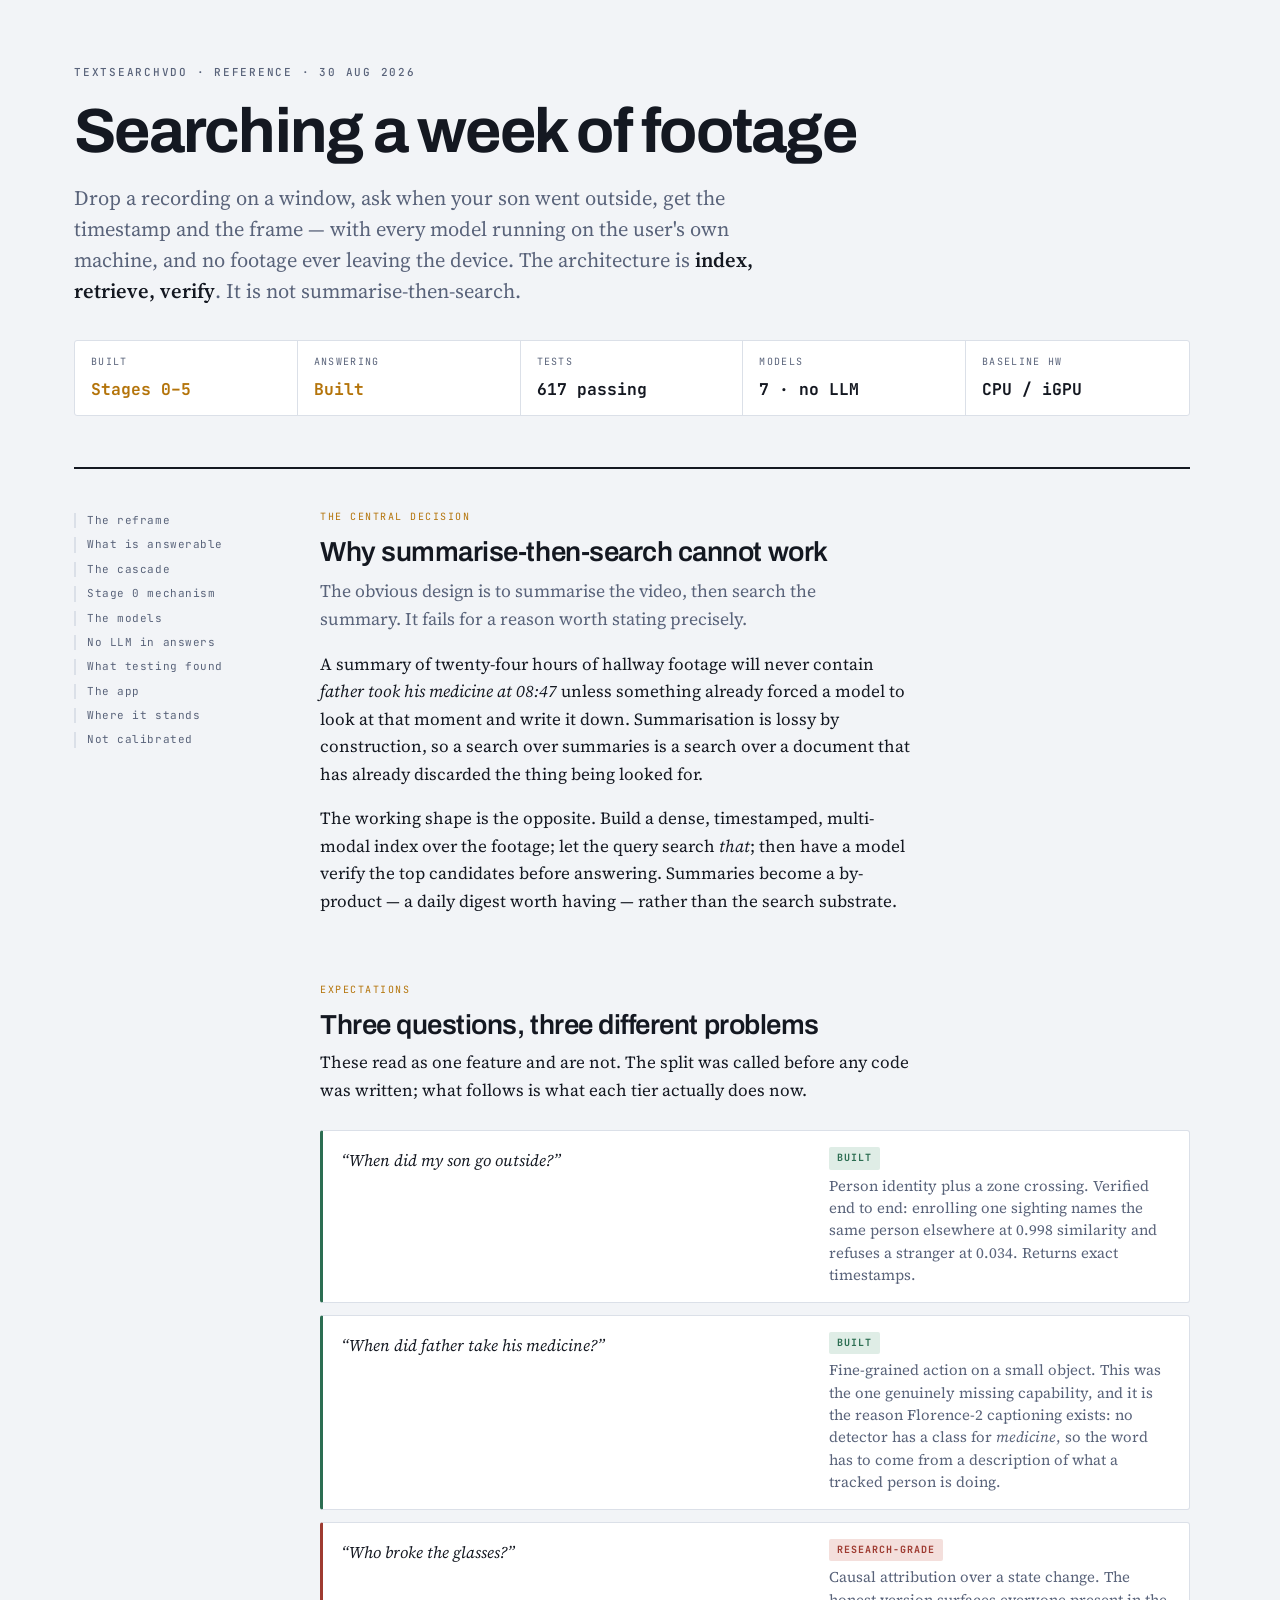
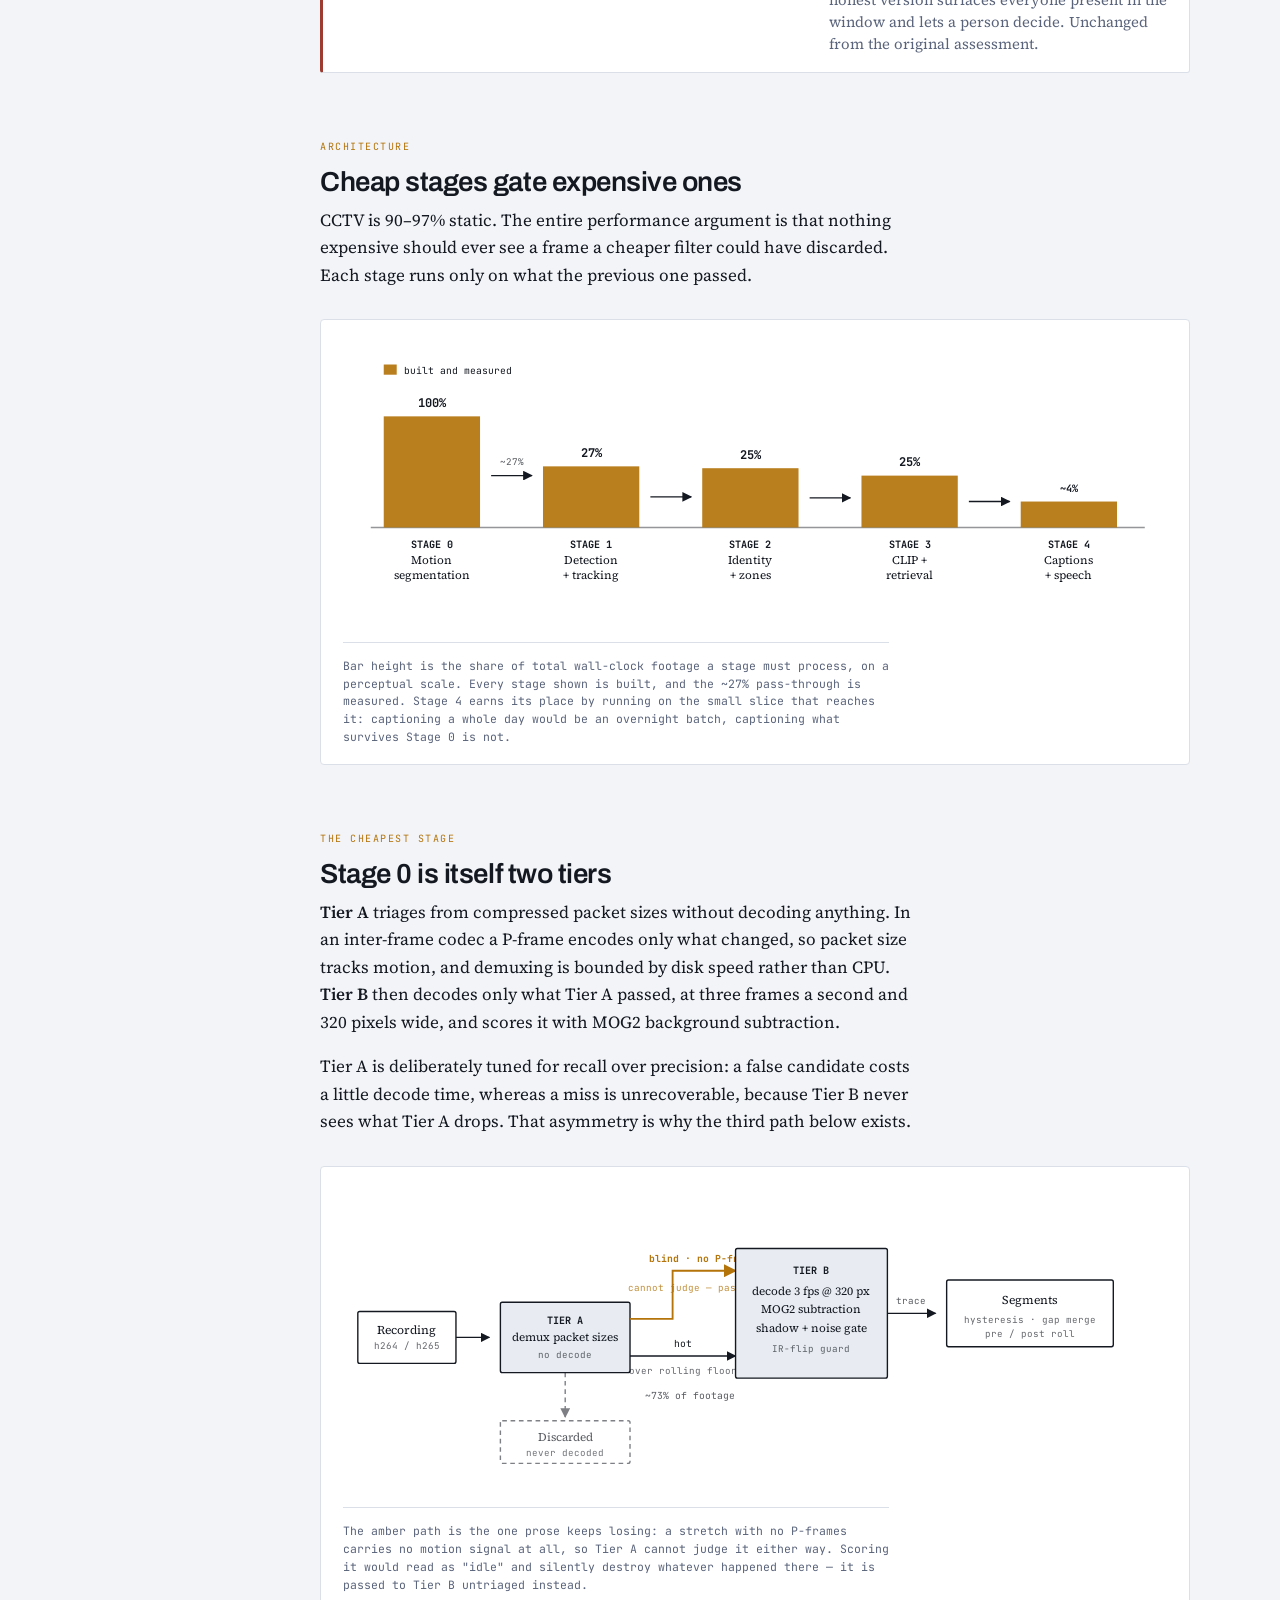
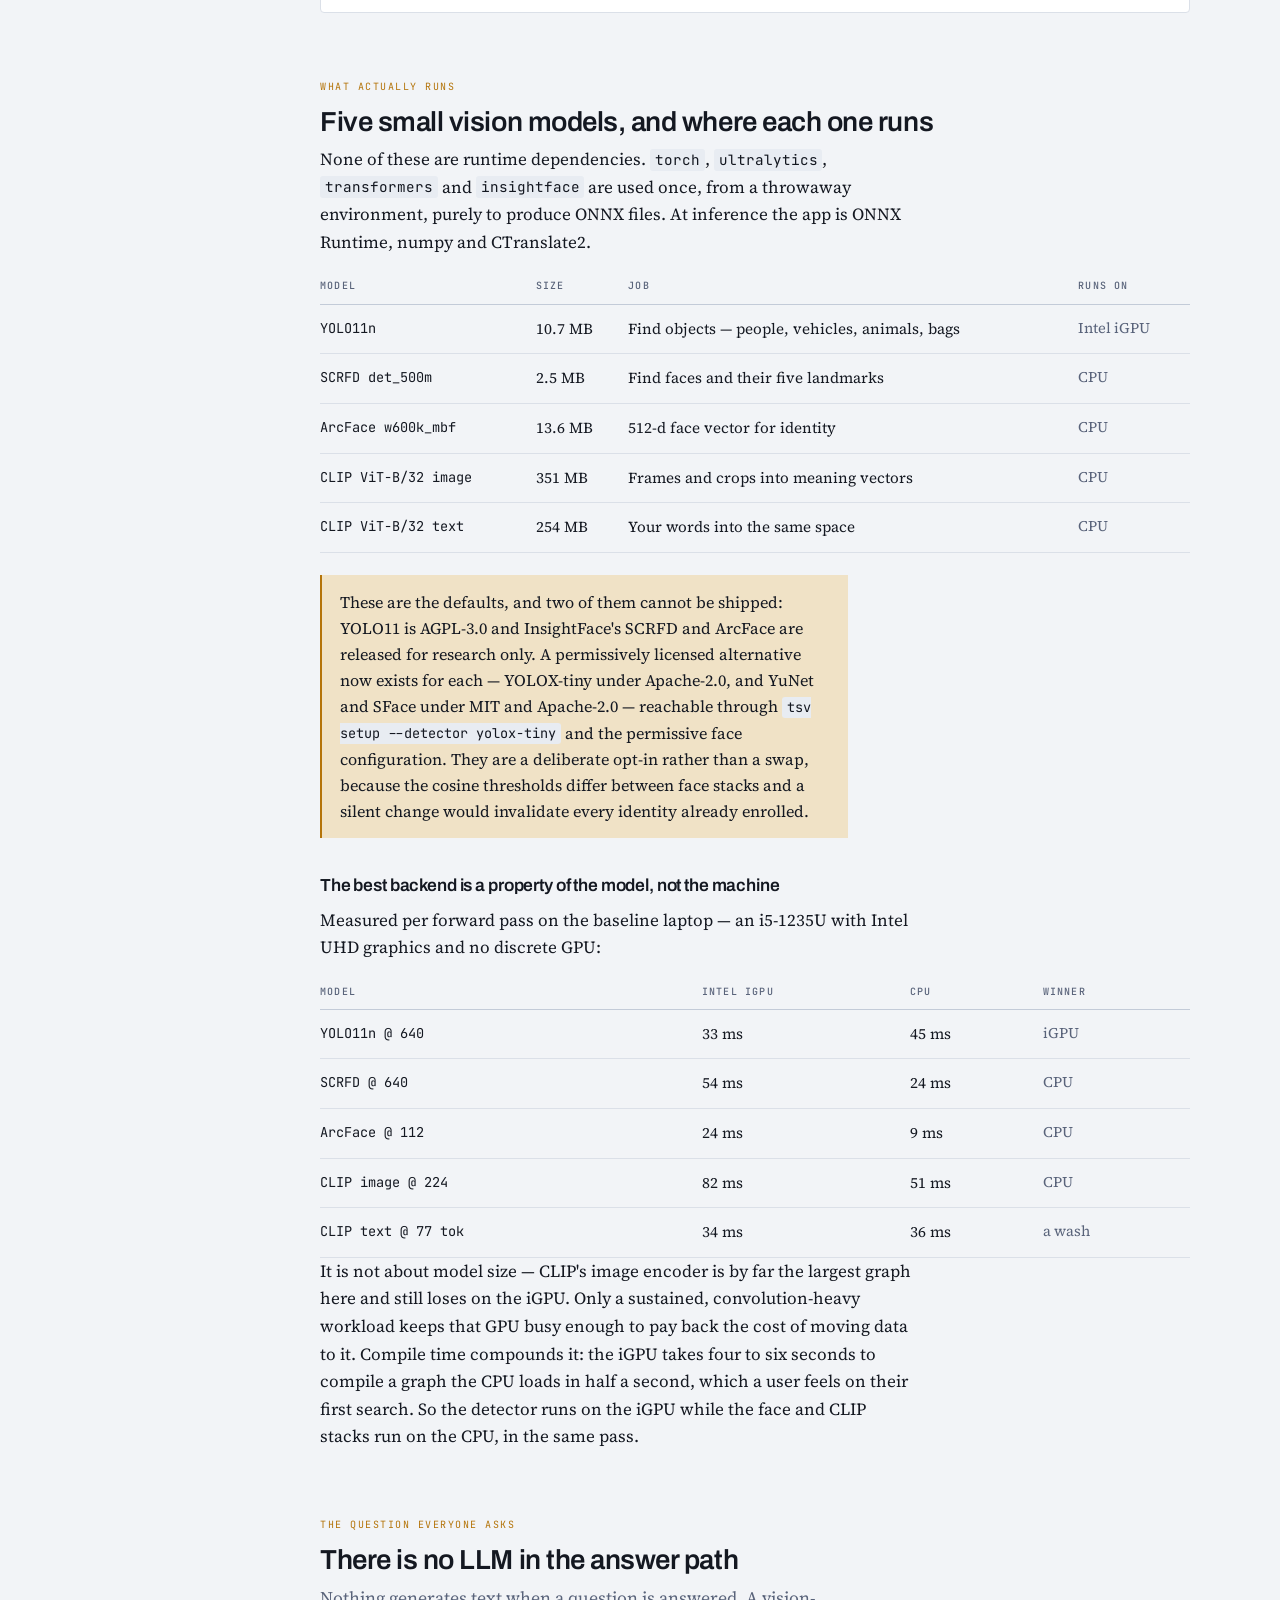
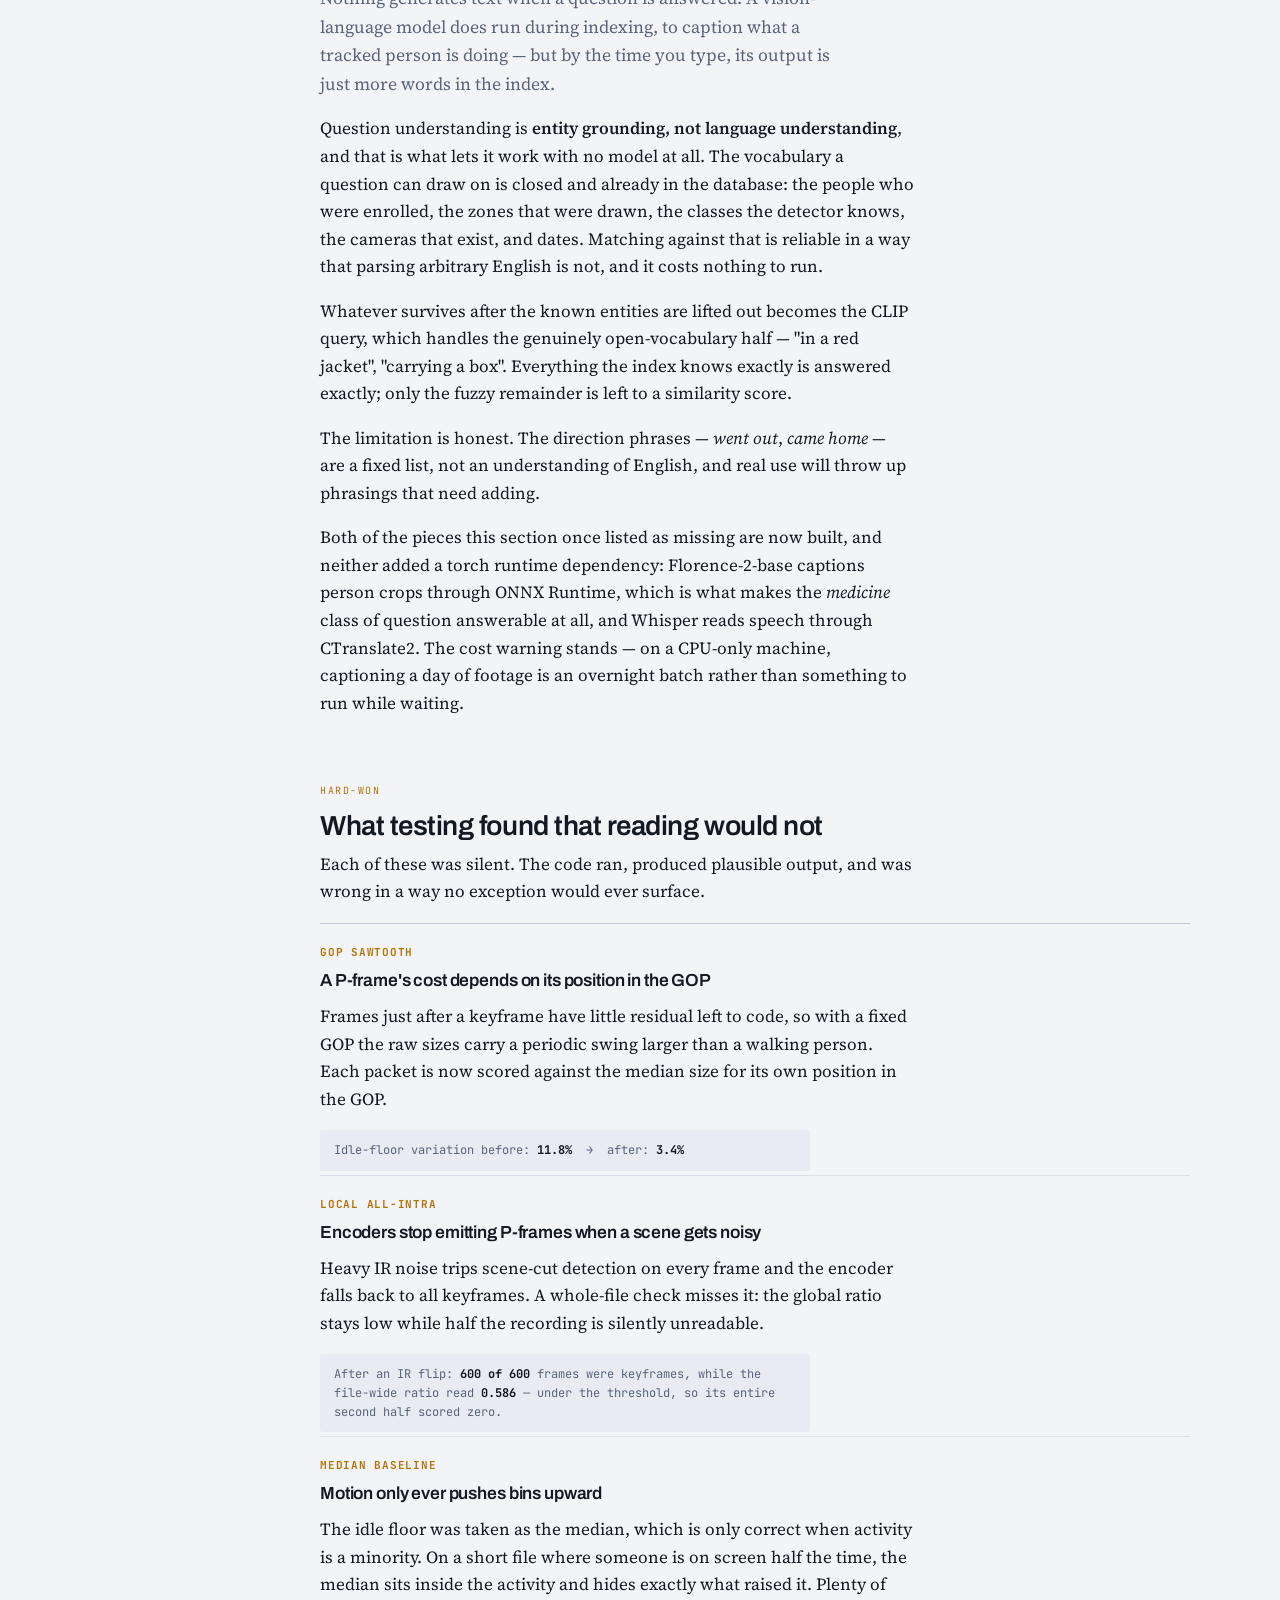
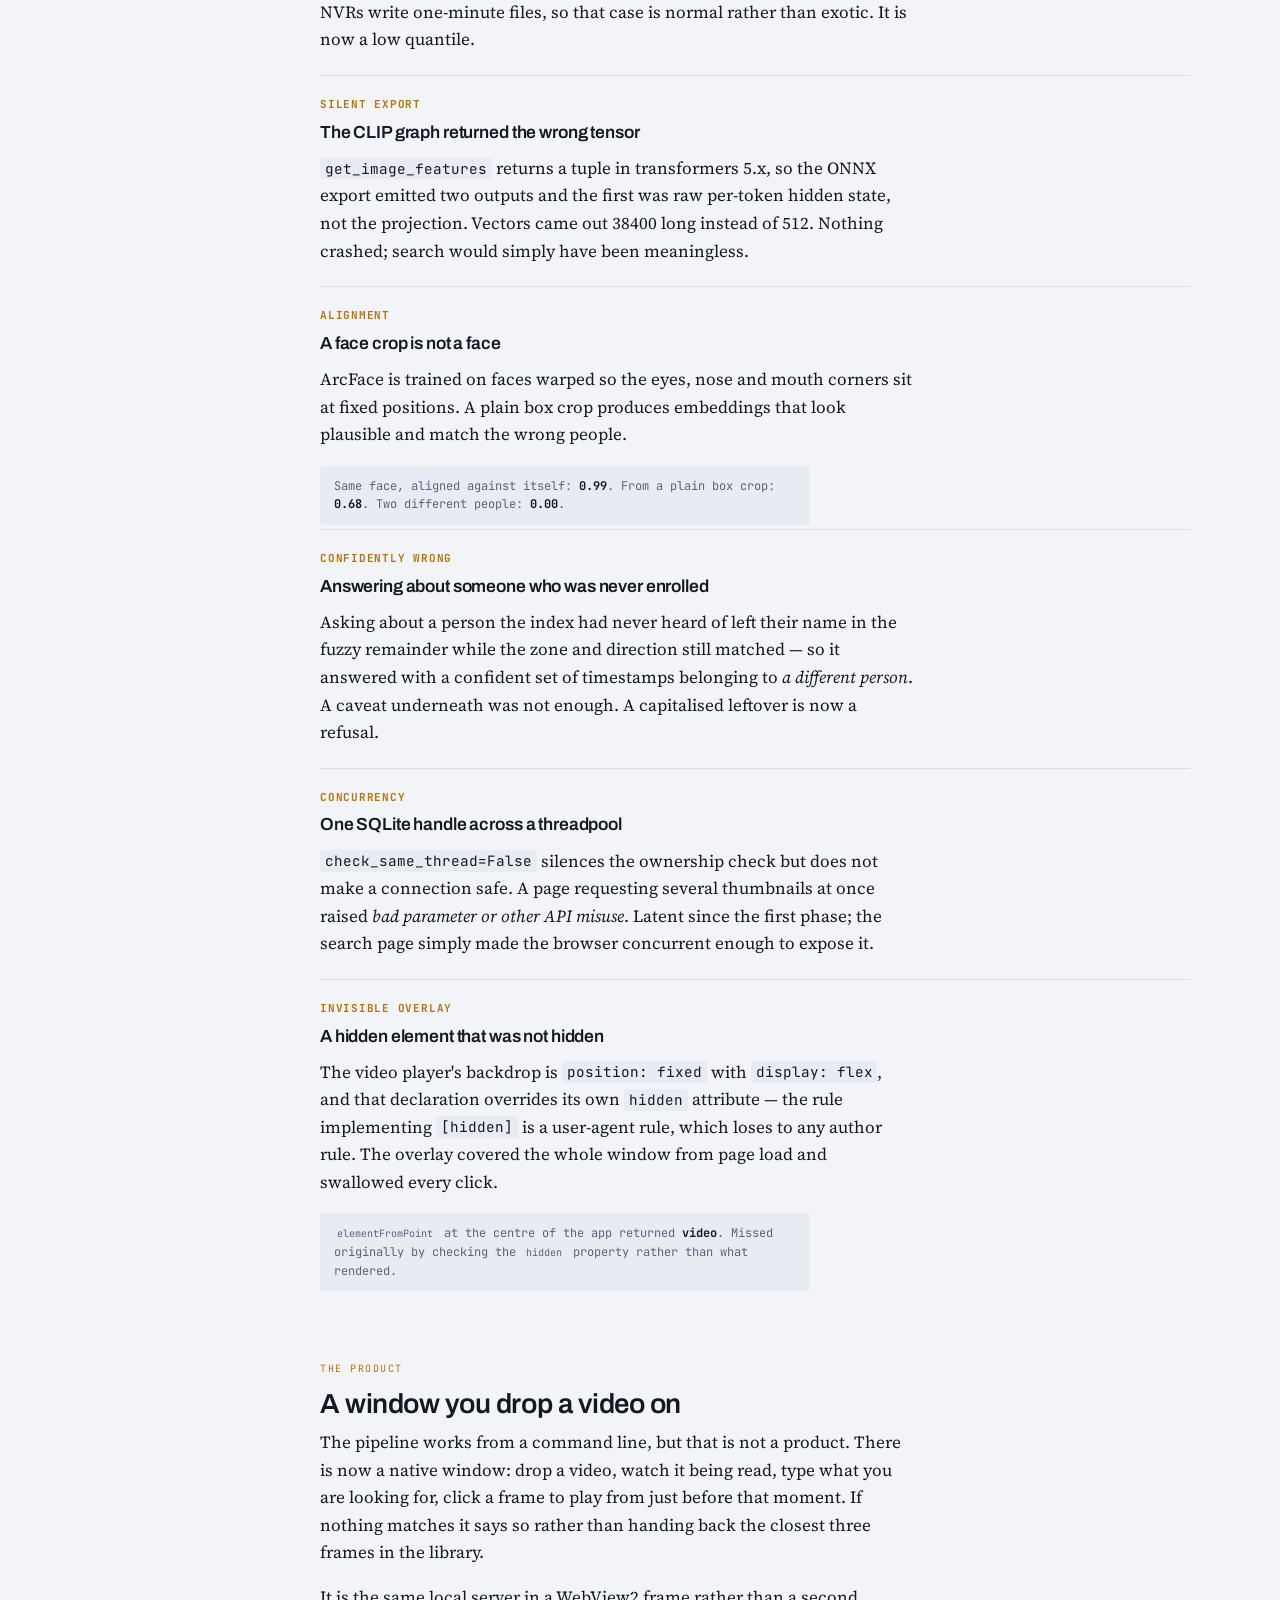
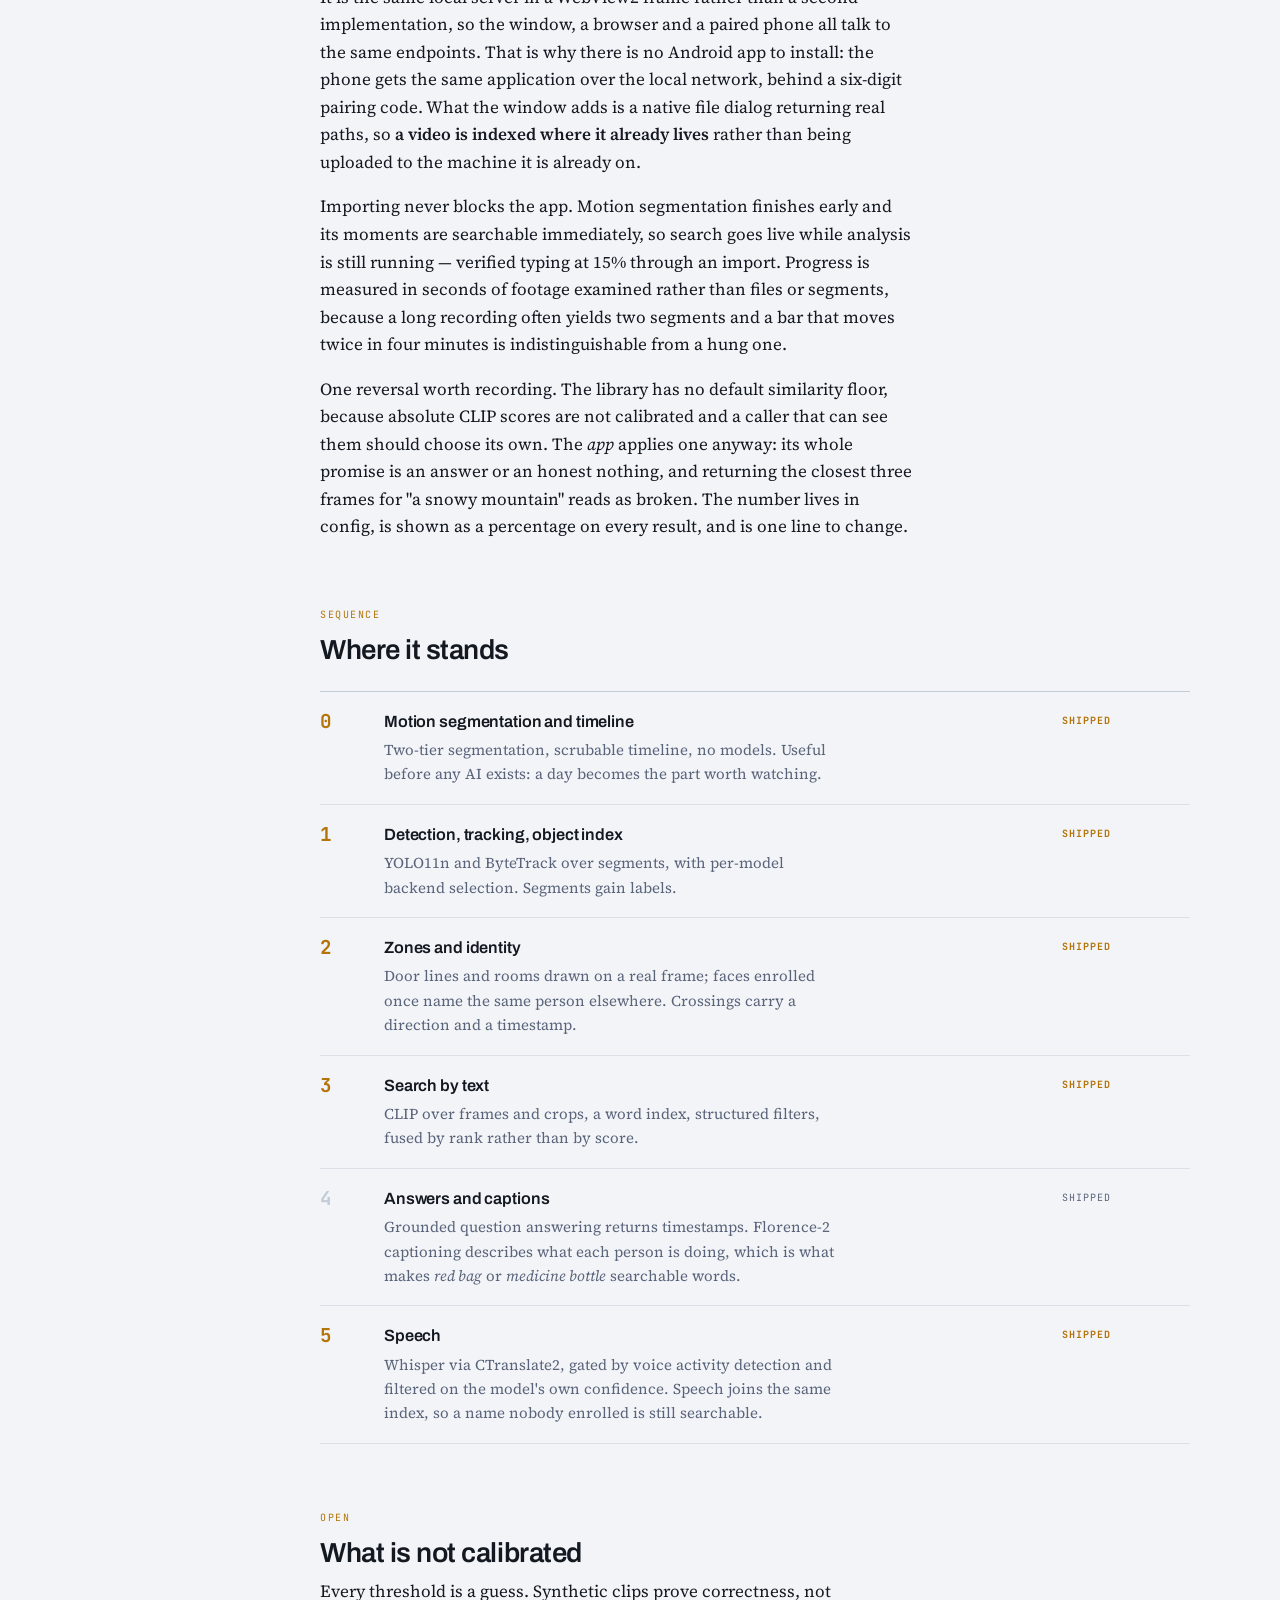
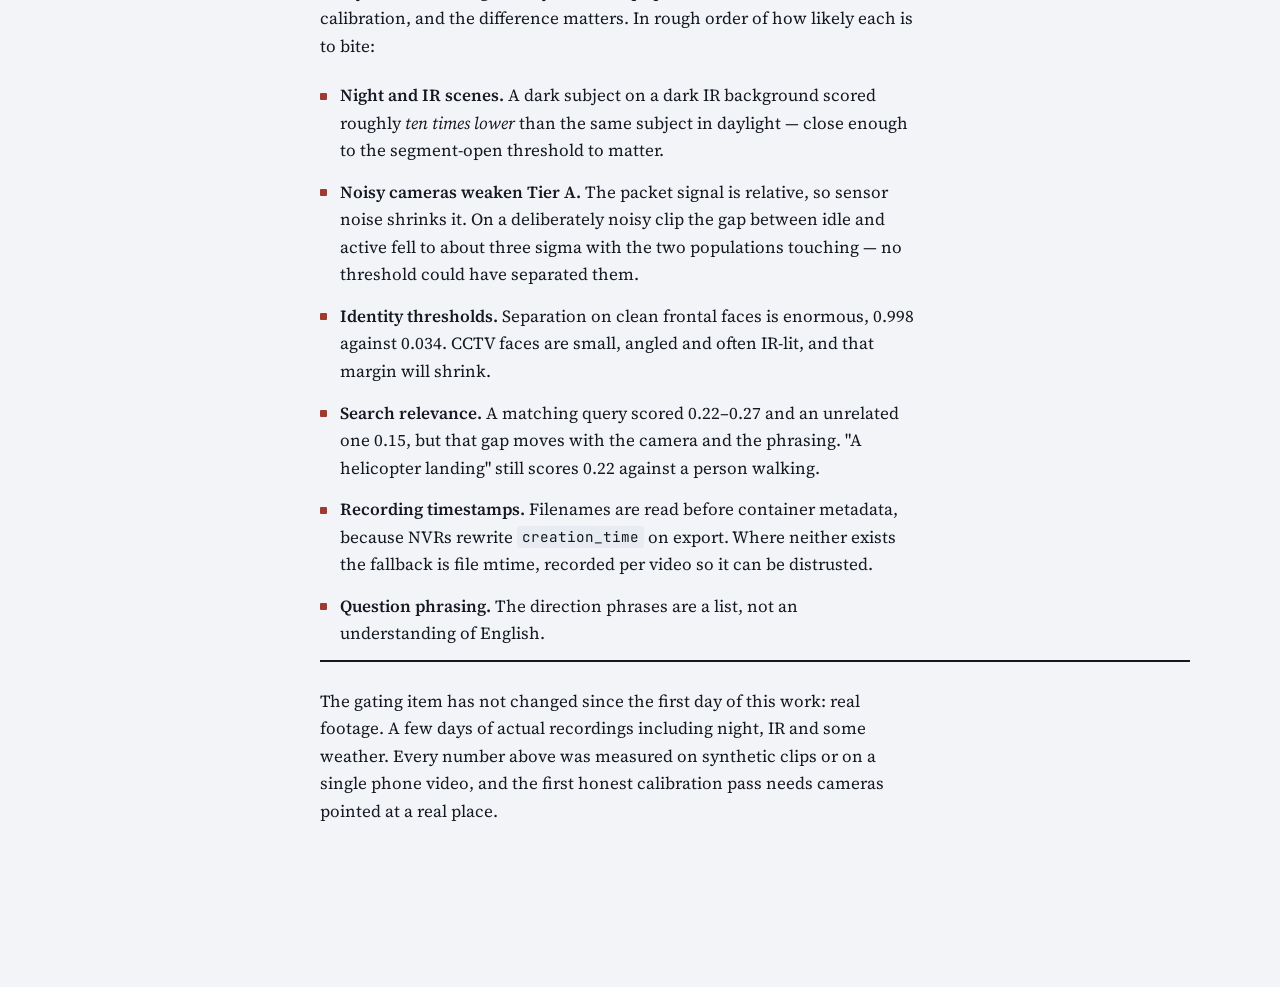
<file: docs/architecture.html>
<!doctype html>
<html lang="en">
<head>
<meta charset="utf-8">
<meta name="viewport" content="width=device-width, initial-scale=1">
<title>TextSearchVDO Architecture</title>
<link rel="preconnect" href="https://fonts.googleapis.com">
<link rel="preconnect" href="https://fonts.gstatic.com" crossorigin>
<link rel="stylesheet" href="https://fonts.googleapis.com/css2?family=Archivo:wght@500;600;700&family=Source+Serif+4:opsz,wght@8..60,400;8..60,600&family=JetBrains+Mono:wght@400;500;700&display=swap">
</head>
<body>
<style>
  :root {
    --ground:    #F2F4F7;
    --surface:   #FFFFFF;
    --sunken:    #E8ECF2;
    --ink:       #141821;
    --muted:     #59637A;
    --line:      #DBE0E8;
    --line-firm: #C3CBD8;
    --accent:    #B4740A;
    --accent-dim:#F0E2C6;
    --slate:     #33415C;
    --solid:     #2C6E52;
    --partial:   #B4740A;
    --unknown:   #9E3B31;
    --solid-bg:    #DFEDE6;
    --partial-bg:  #F5E7CD;
    --unknown-bg:  #F4DFDC;

    --display: "Archivo", "Helvetica Neue", Arial, sans-serif;
    --body: "Source Serif 4", Georgia, "Times New Roman", serif;
    --mono: "JetBrains Mono", ui-monospace, "SFMono-Regular", Consolas, monospace;
  }

  @media (prefers-color-scheme: dark) {
    :root:not([data-theme="light"]) {
      --ground:    #10131A;
      --surface:   #171C26;
      --sunken:    #1D2430;
      --ink:       #E6EAF2;
      --muted:     #8E98AC;
      --line:      #262D3B;
      --line-firm: #3A465C;
      --accent:    #FFB020;
      --accent-dim:#3A2E14;
      --slate:     #7C90B8;
      --solid:     #55BE90;
      --partial:   #FFB020;
      --unknown:   #E4796A;
      --solid-bg:    #163025;
      --partial-bg:  #33280F;
      --unknown-bg:  #35201C;
    }
  }

  :root[data-theme="dark"] {
    --ground:    #10131A;
    --surface:   #171C26;
    --sunken:    #1D2430;
    --ink:       #E6EAF2;
    --muted:     #8E98AC;
    --line:      #262D3B;
    --line-firm: #3A465C;
    --accent:    #FFB020;
    --accent-dim:#3A2E14;
    --slate:     #7C90B8;
    --solid:     #55BE90;
    --partial:   #FFB020;
    --unknown:   #E4796A;
    --solid-bg:    #163025;
    --partial-bg:  #33280F;
    --unknown-bg:  #35201C;
  }

  * { box-sizing: border-box; }

  body {
    margin: 0;
    background: var(--ground);
    color: var(--ink);
    font-family: var(--body);
    font-size: 17px;
    line-height: 1.62;
    -webkit-font-smoothing: antialiased;
  }

  .page {
    display: grid;
    grid-template-columns: 1fr;
    max-width: 1180px;
    margin: 0 auto;
    padding: 0 24px 96px;
  }

  @media (min-width: 1080px) {
    .page {
      grid-template-columns: 190px minmax(0, 1fr);
      column-gap: 56px;
      padding-right: 40px;
    }
  }

  /* ---------- masthead ---------- */

  .masthead {
    grid-column: 1 / -1;
    padding: 64px 0 34px;
    border-bottom: 2px solid var(--ink);
    margin-bottom: 40px;
  }

  .eyebrow {
    font-family: var(--mono);
    font-size: 11px;
    font-weight: 500;
    letter-spacing: .16em;
    text-transform: uppercase;
    color: var(--muted);
    margin: 0 0 18px;
  }

  h1 {
    font-family: var(--display);
    font-weight: 700;
    font-size: clamp(2.4rem, 6vw, 3.9rem);
    line-height: 1.02;
    letter-spacing: -.028em;
    margin: 0 0 20px;
    text-wrap: balance;
  }

  .thesis {
    font-size: clamp(1.05rem, 2.1vw, 1.28rem);
    line-height: 1.5;
    color: var(--muted);
    max-width: 34em;
    margin: 0 0 34px;
  }

  .thesis em { color: var(--ink); font-style: normal; font-weight: 600; }

  .readout {
    display: flex;
    flex-wrap: wrap;
    gap: 0;
    border: 1px solid var(--line);
    border-radius: 3px;
    background: var(--surface);
    overflow: hidden;
  }

  .readout div {
    flex: 1 1 150px;
    padding: 13px 16px;
    border-right: 1px solid var(--line);
  }

  .readout div:last-child { border-right: 0; }

  .readout dt {
    font-family: var(--mono);
    font-size: 10px;
    letter-spacing: .13em;
    text-transform: uppercase;
    color: var(--muted);
    margin: 0 0 5px;
  }

  .readout dd {
    font-family: var(--mono);
    font-weight: 700;
    font-size: 1.02rem;
    margin: 0;
    font-variant-numeric: tabular-nums;
  }

  .readout .lit { color: var(--accent); }

  /* ---------- rail ---------- */

  .rail { display: none; }

  @media (min-width: 1080px) {
    .rail {
      display: block;
      grid-column: 1;
      align-self: start;
      position: sticky;
      top: 32px;
      padding-top: 4px;
    }
    .rail ol { list-style: none; margin: 0; padding: 0; display: grid; gap: 9px; }
    .rail a {
      font-family: var(--mono);
      font-size: 11px;
      letter-spacing: .05em;
      color: var(--muted);
      text-decoration: none;
      display: block;
      line-height: 1.4;
      border-left: 2px solid var(--line);
      padding-left: 11px;
    }
    .rail a:hover, .rail a:focus-visible { color: var(--accent); border-left-color: var(--accent); }
  }

  /* ---------- flow ---------- */

  main { grid-column: -2 / -1; min-width: 0; }

  section { margin-bottom: 66px; scroll-margin-top: 24px; }

  h2 {
    font-family: var(--display);
    font-weight: 600;
    font-size: 1.72rem;
    letter-spacing: -.017em;
    line-height: 1.15;
    margin: 0 0 8px;
    text-wrap: balance;
  }

  h3 {
    font-family: var(--display);
    font-weight: 600;
    font-size: 1.09rem;
    letter-spacing: -.008em;
    margin: 34px 0 6px;
  }

  .kicker {
    font-family: var(--mono);
    font-size: 10px;
    letter-spacing: .15em;
    text-transform: uppercase;
    color: var(--accent);
    margin: 0 0 12px;
  }

  p { margin: 0 0 17px; max-width: 66ch; }

  a { color: var(--accent); text-underline-offset: 2px; }

  code {
    font-family: var(--mono);
    font-size: .84em;
    background: var(--sunken);
    border-radius: 3px;
    padding: .1em .34em;
  }

  strong { font-weight: 600; }

  .lede { font-size: 1.1rem; color: var(--muted); max-width: 60ch; }

  /* ---------- figures ---------- */

  figure {
    margin: 30px 0;
    padding: 26px 22px 18px;
    background: var(--surface);
    border: 1px solid var(--line);
    border-radius: 4px;
    overflow-x: auto;
  }

  figure svg { display: block; width: 100%; min-width: 620px; max-width: 100%; height: auto; }

  figcaption {
    font-family: var(--mono);
    font-size: 11.5px;
    line-height: 1.55;
    color: var(--muted);
    margin-top: 18px;
    padding-top: 14px;
    border-top: 1px solid var(--line);
    max-width: 78ch;
  }

  /* ---------- tier table ---------- */

  .tiers { display: grid; gap: 12px; margin: 26px 0 8px; }

  .tier {
    display: grid;
    grid-template-columns: 1fr;
    gap: 6px;
    padding: 16px 18px;
    background: var(--surface);
    border: 1px solid var(--line);
    border-left: 3px solid var(--tier);
    border-radius: 3px;
  }

  @media (min-width: 700px) {
    .tier { grid-template-columns: minmax(0, 1.35fr) minmax(0, 1fr); column-gap: 26px; align-items: start; }
  }

  .tier--solid   { --tier: var(--solid); }
  .tier--partial { --tier: var(--partial); }
  .tier--unknown { --tier: var(--unknown); }

  .tier q { font-size: 1.02rem; font-style: italic; quotes: "\201C" "\201D"; display: block; }
  .tier .verdict { display: flex; flex-direction: column; gap: 5px; }

  .chip {
    align-self: start;
    font-family: var(--mono);
    font-size: 10px;
    font-weight: 700;
    letter-spacing: .1em;
    text-transform: uppercase;
    padding: 3px 8px;
    border-radius: 2px;
    color: var(--tier);
    background: var(--tier-bg);
  }

  .tier--solid   .chip { --tier-bg: var(--solid-bg); }
  .tier--partial .chip { --tier-bg: var(--partial-bg); }
  .tier--unknown .chip { --tier-bg: var(--unknown-bg); }

  .tier .why { font-size: .93rem; color: var(--muted); line-height: 1.5; }

  /* ---------- findings ---------- */

  .finding {
    padding: 20px 0 4px;
    border-top: 1px solid var(--line);
  }

  .finding:first-of-type { border-top: 1px solid var(--line-firm); }

  .finding .tag {
    font-family: var(--mono);
    font-size: 11px;
    font-weight: 700;
    letter-spacing: .07em;
    color: var(--accent);
    display: block;
    margin-bottom: 5px;
  }

  .finding h3 { margin: 0 0 8px; }

  .symptom {
    font-family: var(--mono);
    font-size: 12px;
    line-height: 1.55;
    color: var(--muted);
    background: var(--sunken);
    border-radius: 3px;
    padding: 11px 14px;
    margin: 12px 0 0;
    max-width: 70ch;
  }

  .symptom b { color: var(--ink); font-weight: 700; }

  /* ---------- phases ---------- */

  .phases { display: grid; gap: 0; margin-top: 24px; border-top: 1px solid var(--line-firm); }

  .phase {
    display: grid;
    grid-template-columns: 46px minmax(0, 1fr);
    column-gap: 18px;
    padding: 17px 0;
    border-bottom: 1px solid var(--line);
    align-items: start;
  }

  @media (min-width: 720px) {
    .phase { grid-template-columns: 46px minmax(0, 1fr) 128px; }
  }

  .phase .num {
    font-family: var(--mono);
    font-weight: 700;
    font-size: 1.2rem;
    color: var(--line-firm);
    line-height: 1.3;
  }

  .phase--done .num { color: var(--accent); }

  .phase h3 { margin: 0 0 3px; font-size: 1.02rem; }
  .phase p { margin: 0; font-size: .94rem; color: var(--muted); max-width: 58ch; }

  .phase .status {
    font-family: var(--mono);
    font-size: 10px;
    letter-spacing: .1em;
    text-transform: uppercase;
    color: var(--muted);
    padding-top: 4px;
  }

  .phase--done .status { color: var(--accent); font-weight: 700; }

  /* ---------- stack ---------- */

  .stack { width: 100%; border-collapse: collapse; margin-top: 22px; font-size: .95rem; }

  .stack th {
    font-family: var(--mono);
    font-size: 10px;
    letter-spacing: .12em;
    text-transform: uppercase;
    color: var(--muted);
    text-align: left;
    font-weight: 500;
    padding: 0 14px 9px 0;
    border-bottom: 1px solid var(--line-firm);
  }

  .stack td { padding: 12px 14px 12px 0; border-bottom: 1px solid var(--line); vertical-align: top; }
  .stack td:first-child { font-family: var(--mono); font-size: .85rem; white-space: nowrap; }
  .stack td:last-child { color: var(--muted); font-size: .92rem; }

  .risks { margin: 22px 0 0; padding: 0; list-style: none; display: grid; gap: 14px; }
  .risks li { padding-left: 20px; position: relative; max-width: 66ch; }
  .risks li::before {
    content: "";
    position: absolute;
    left: 0; top: .62em;
    width: 7px; height: 7px;
    background: var(--unknown);
    border-radius: 1px;
  }

  .closer {
    border-top: 2px solid var(--ink);
    padding-top: 26px;
    margin-top: 12px;
  }

  .closer p { font-size: 1.06rem; }

  figure svg text { font-family: var(--mono); }
  figure svg .s { font-family: var(--body); }
  figure svg .m { font-family: var(--mono); }
  figure svg .acc { fill: var(--accent); }
  figure svg .acc-s { stroke: var(--accent); }
  figure svg .sunk { fill: var(--sunken); }

  :focus-visible { outline: 2px solid var(--accent); outline-offset: 3px; border-radius: 2px; }

  @media (prefers-reduced-motion: reduce) {
    * { animation: none !important; transition: none !important; }
  }

  .note-swap {
    border-left: 2px solid var(--accent); background: var(--accent-dim);
    padding: 14px 18px; margin: 22px 0; font-size: .95em;
  }
</style>
<div class="page">

  <header class="masthead">
    <p class="eyebrow">TextSearchVDO &middot; Reference &middot; 30 Aug 2026</p>
    <h1>Searching a week of footage</h1>
    <p class="thesis">
      Drop a recording on a window, ask when your son went outside, get the timestamp
      and the frame &mdash; with every model running on the user's own machine, and no
      footage ever leaving the device. The architecture is <em>index, retrieve,
      verify</em>. It is not summarise-then-search.
    </p>
    <dl class="readout">
      <div><dt>Built</dt><dd class="lit">Stages 0&ndash;5</dd></div>
      <div><dt>Answering</dt><dd class="lit">Built</dd></div>
      <div><dt>Tests</dt><dd>617 passing</dd></div>
      <div><dt>Models</dt><dd>7 &middot; no LLM</dd></div>
      <div><dt>Baseline HW</dt><dd>CPU / iGPU</dd></div>
    </dl>
  </header>

  <nav class="rail" aria-label="Sections">
    <ol>
      <li><a href="#reframe">The reframe</a></li>
      <li><a href="#questions">What is answerable</a></li>
      <li><a href="#cascade">The cascade</a></li>
      <li><a href="#stage0">Stage 0 mechanism</a></li>
      <li><a href="#models">The models</a></li>
      <li><a href="#nollm">No LLM in answers</a></li>
      <li><a href="#findings">What testing found</a></li>
      <li><a href="#app">The app</a></li>
      <li><a href="#phases">Where it stands</a></li>
      <li><a href="#uncalibrated">Not calibrated</a></li>
    </ol>
  </nav>

  <main>

    <section id="reframe">
      <p class="kicker">The central decision</p>
      <h2>Why summarise-then-search cannot work</h2>
      <p class="lede">
        The obvious design is to summarise the video, then search the summary. It fails
        for a reason worth stating precisely.
      </p>
      <p>
        A summary of twenty-four hours of hallway footage will never contain
        <em>father took his medicine at 08:47</em> unless something already forced a model
        to look at that moment and write it down. Summarisation is lossy by construction,
        so a search over summaries is a search over a document that has already discarded
        the thing being looked for.
      </p>
      <p>
        The working shape is the opposite. Build a dense, timestamped, multi-modal index
        over the footage; let the query search <em>that</em>; then have a model verify the
        top candidates before answering. Summaries become a by-product &mdash; a daily digest
        worth having &mdash; rather than the search substrate.
      </p>
    </section>

    <section id="questions">
      <p class="kicker">Expectations</p>
      <h2>Three questions, three different problems</h2>
      <p>
        These read as one feature and are not. The split was called before any code was
        written; what follows is what each tier actually does now.
      </p>

      <div class="tiers">
        <div class="tier tier--solid">
          <q>When did my son go outside?</q>
          <div class="verdict">
            <span class="chip">Built</span>
            <span class="why">Person identity plus a zone crossing. Verified end to end:
            enrolling one sighting names the same person elsewhere at 0.998 similarity and
            refuses a stranger at 0.034. Returns exact timestamps.</span>
          </div>
        </div>
        <div class="tier tier--solid">
          <q>When did father take his medicine?</q>
          <div class="verdict">
            <span class="chip">Built</span>
            <span class="why">Fine-grained action on a small object. This was the one
            genuinely missing capability, and it is the reason Florence-2 captioning
            exists: no detector has a class for <em>medicine</em>, so the word has to come
            from a description of what a tracked person is doing.</span>
          </div>
        </div>
        <div class="tier tier--unknown">
          <q>Who broke the glasses?</q>
          <div class="verdict">
            <span class="chip">Research-grade</span>
            <span class="why">Causal attribution over a state change. The honest version
            surfaces everyone present in the window and lets a person decide. Unchanged
            from the original assessment.</span>
          </div>
        </div>
      </div>
    </section>

    <section id="cascade">
      <p class="kicker">Architecture</p>
      <h2>Cheap stages gate expensive ones</h2>
      <p>
        CCTV is 90&ndash;97% static. The entire performance argument is that nothing expensive
        should ever see a frame a cheaper filter could have discarded. Each stage runs
        only on what the previous one passed.
      </p>

      <figure>
        <svg viewBox="0 0 890 300" role="img" aria-label="Five pipeline stages left to right; the share of total footage each must process shrinks from 100 percent at motion segmentation to about 4 percent at the captioning and speech stage.">
          <defs>
            <marker id="ar" viewBox="0 0 10 10" refX="9" refY="5" markerWidth="7" markerHeight="7" orient="auto-start-reverse">
              <path d="M 0 0 L 10 5 L 0 10 z" fill="currentColor"/>
            </marker>
          </defs>

          <line x1="30" y1="196" x2="866" y2="196" stroke="currentColor" stroke-width="1.5" opacity=".45"/>

          <rect x="44" y="76" width="104" height="120" class="acc" opacity=".92"/>
          <text x="96" y="66" text-anchor="middle" font-size="13" font-weight="700" fill="currentColor" class="m">100%</text>
          <text x="96" y="218" text-anchor="middle" font-size="11" font-weight="700" fill="currentColor" class="m">STAGE 0</text>
          <text x="96" y="236" text-anchor="middle" font-size="12.5" fill="currentColor" class="s">Motion</text>
          <text x="96" y="252" text-anchor="middle" font-size="12.5" fill="currentColor" class="s">segmentation</text>

          <line x1="160" y1="140" x2="204" y2="140" stroke="currentColor" stroke-width="1.5" marker-end="url(#ar)"/>
          <text x="182" y="128" text-anchor="middle" font-size="10" fill="currentColor" opacity=".7" class="m">~27%</text>

          <rect x="216" y="130" width="104" height="66" class="acc" opacity=".92"/>
          <text x="268" y="120" text-anchor="middle" font-size="13" font-weight="700" fill="currentColor" class="m">27%</text>
          <text x="268" y="218" text-anchor="middle" font-size="11" font-weight="700" fill="currentColor" class="m">STAGE 1</text>
          <text x="268" y="236" text-anchor="middle" font-size="12.5" fill="currentColor" class="s">Detection</text>
          <text x="268" y="252" text-anchor="middle" font-size="12.5" fill="currentColor" class="s">+ tracking</text>

          <line x1="332" y1="163" x2="376" y2="163" stroke="currentColor" stroke-width="1.5" marker-end="url(#ar)"/>

          <rect x="388" y="132" width="104" height="64" class="acc" opacity=".92"/>
          <text x="440" y="122" text-anchor="middle" font-size="13" font-weight="700" fill="currentColor" class="m">25%</text>
          <text x="440" y="218" text-anchor="middle" font-size="11" font-weight="700" fill="currentColor" class="m">STAGE 2</text>
          <text x="440" y="236" text-anchor="middle" font-size="12.5" fill="currentColor" class="s">Identity</text>
          <text x="440" y="252" text-anchor="middle" font-size="12.5" fill="currentColor" class="s">+ zones</text>

          <line x1="504" y1="164" x2="548" y2="164" stroke="currentColor" stroke-width="1.5" marker-end="url(#ar)"/>

          <rect x="560" y="140" width="104" height="56" class="acc" opacity=".92"/>
          <text x="612" y="130" text-anchor="middle" font-size="13" font-weight="700" fill="currentColor" class="m">25%</text>
          <text x="612" y="218" text-anchor="middle" font-size="11" font-weight="700" fill="currentColor" class="m">STAGE 3</text>
          <text x="612" y="236" text-anchor="middle" font-size="12.5" fill="currentColor" class="s">CLIP +</text>
          <text x="612" y="252" text-anchor="middle" font-size="12.5" fill="currentColor" class="s">retrieval</text>

          <line x1="676" y1="168" x2="720" y2="168" stroke="currentColor" stroke-width="1.5" marker-end="url(#ar)"/>

          <rect x="732" y="168" width="104" height="28" class="acc" opacity=".92"/>
          <text x="784" y="158" text-anchor="middle" font-size="11" font-weight="700" fill="currentColor" class="m">~4%</text>
          <text x="784" y="218" text-anchor="middle" font-size="11" font-weight="700" fill="currentColor" class="m">STAGE 4</text>
          <text x="784" y="236" text-anchor="middle" font-size="12.5" fill="currentColor" class="s">Captions</text>
          <text x="784" y="252" text-anchor="middle" font-size="12.5" fill="currentColor" class="s">+ speech</text>

          <rect x="44" y="20" width="14" height="11" class="acc" opacity=".92"/>
          <text x="66" y="30" font-size="10.5" fill="currentColor" class="m">built and measured</text>
        </svg>
        <figcaption>
          Bar height is the share of total wall-clock footage a stage must process, on a
          perceptual scale. Every stage shown is built, and the ~27% pass-through is
          measured. Stage 4 earns its place by running on the small slice that reaches it:
          captioning a whole day would be an overnight batch, captioning what survives
          Stage 0 is not.
        </figcaption>
      </figure>
    </section>

    <section id="stage0">
      <p class="kicker">The cheapest stage</p>
      <h2>Stage 0 is itself two tiers</h2>
      <p>
        <strong>Tier A</strong> triages from compressed packet sizes without decoding
        anything. In an inter-frame codec a P-frame encodes only what changed, so packet
        size tracks motion, and demuxing is bounded by disk speed rather than CPU.
        <strong>Tier B</strong> then decodes only what Tier A passed, at three frames a
        second and 320 pixels wide, and scores it with MOG2 background subtraction.
      </p>
      <p>
        Tier A is deliberately tuned for recall over precision: a false candidate costs a
        little decode time, whereas a miss is unrecoverable, because Tier B never sees what
        Tier A drops. That asymmetry is why the third path below exists.
      </p>

      <figure>
        <svg viewBox="0 0 890 320" role="img" aria-label="Flow diagram: a recording is demuxed by Tier A, whose bins take one of three paths; idle bins are discarded without being decoded, hot bins pass to Tier B, and blind bins containing no P-frames bypass Tier A's judgement entirely and are also sent to Tier B.">
          <defs>
            <marker id="ar2" viewBox="0 0 10 10" refX="9" refY="5" markerWidth="7" markerHeight="7" orient="auto-start-reverse">
              <path d="M 0 0 L 10 5 L 0 10 z" fill="currentColor"/>
            </marker>
            <marker id="ar2a" viewBox="0 0 10 10" refX="9" refY="5" markerWidth="7" markerHeight="7" orient="auto-start-reverse">
              <path d="M 0 0 L 10 5 L 0 10 z" class="acc"/>
            </marker>
          </defs>

          <rect x="16" y="128" width="106" height="56" rx="2" fill="none" stroke="currentColor" stroke-width="1.5"/>
          <text x="69" y="152" text-anchor="middle" font-size="13" fill="currentColor" class="s">Recording</text>
          <text x="69" y="169" text-anchor="middle" font-size="10" fill="currentColor" opacity=".65" class="m">h264 / h265</text>

          <line x1="122" y1="156" x2="158" y2="156" stroke="currentColor" stroke-width="1.5" marker-end="url(#ar2)"/>

          <rect x="170" y="118" width="140" height="76" rx="2" class="sunk" stroke="currentColor" stroke-width="1.5"/>
          <text x="240" y="142" text-anchor="middle" font-size="11" font-weight="700" fill="currentColor" class="m">TIER A</text>
          <text x="240" y="160" text-anchor="middle" font-size="12.5" fill="currentColor" class="s">demux packet sizes</text>
          <text x="240" y="178" text-anchor="middle" font-size="10" fill="currentColor" opacity=".65" class="m">no decode</text>

          <polyline points="310,136 356,136 356,84 424,84" fill="none" stroke-width="2" marker-end="url(#ar2a)" class="acc-s"/>
          <text x="392" y="74" text-anchor="middle" font-size="10.5" font-weight="700" class="m acc">blind &middot; no P-frames</text>
          <text x="392" y="106" text-anchor="middle" font-size="10" opacity=".8" class="m acc">cannot judge &mdash; pass anyway</text>

          <line x1="310" y1="176" x2="424" y2="176" stroke="currentColor" stroke-width="1.5" marker-end="url(#ar2)"/>
          <text x="367" y="166" text-anchor="middle" font-size="10.5" fill="currentColor" class="m">hot</text>
          <text x="367" y="196" text-anchor="middle" font-size="10" fill="currentColor" opacity=".65" class="m">over rolling floor</text>

          <line x1="240" y1="194" x2="240" y2="242" stroke="currentColor" stroke-width="1.5" stroke-dasharray="5 4" opacity=".55" marker-end="url(#ar2)"/>
          <rect x="170" y="246" width="140" height="46" rx="2" fill="none" stroke="currentColor" stroke-width="1.5" stroke-dasharray="5 4" opacity=".55"/>
          <text x="240" y="268" text-anchor="middle" font-size="12.5" fill="currentColor" opacity=".7" class="s">Discarded</text>
          <text x="240" y="284" text-anchor="middle" font-size="10" fill="currentColor" opacity=".6" class="m">never decoded</text>
          <text x="326" y="222" font-size="10.5" fill="currentColor" opacity=".7" class="m">~73% of footage</text>

          <rect x="424" y="60" width="164" height="140" rx="2" class="sunk" stroke="currentColor" stroke-width="1.5"/>
          <text x="506" y="88" text-anchor="middle" font-size="11" font-weight="700" fill="currentColor" class="m">TIER B</text>
          <text x="506" y="110" text-anchor="middle" font-size="12.5" fill="currentColor" class="s">decode 3 fps @ 320 px</text>
          <text x="506" y="130" text-anchor="middle" font-size="12.5" fill="currentColor" class="s">MOG2 subtraction</text>
          <text x="506" y="150" text-anchor="middle" font-size="12.5" fill="currentColor" class="s">shadow + noise gate</text>
          <text x="506" y="172" text-anchor="middle" font-size="10" fill="currentColor" opacity=".65" class="m">IR-flip guard</text>

          <line x1="588" y1="130" x2="640" y2="130" stroke="currentColor" stroke-width="1.5" marker-end="url(#ar2)"/>
          <text x="614" y="120" text-anchor="middle" font-size="10" fill="currentColor" opacity=".7" class="m">trace</text>

          <rect x="652" y="94" width="180" height="72" rx="2" fill="none" stroke="currentColor" stroke-width="1.5"/>
          <text x="742" y="120" text-anchor="middle" font-size="13" fill="currentColor" class="s">Segments</text>
          <text x="742" y="140" text-anchor="middle" font-size="10" fill="currentColor" opacity=".65" class="m">hysteresis &middot; gap merge</text>
          <text x="742" y="155" text-anchor="middle" font-size="10" fill="currentColor" opacity=".65" class="m">pre / post roll</text>
        </svg>
        <figcaption>
          The amber path is the one prose keeps losing: a stretch with no P-frames carries
          no motion signal at all, so Tier A cannot judge it either way. Scoring it would
          read as "idle" and silently destroy whatever happened there &mdash; it is passed to
          Tier B untriaged instead.
        </figcaption>
      </figure>
    </section>

    <section id="models">
      <p class="kicker">What actually runs</p>
      <h2>Five small vision models, and where each one runs</h2>
      <p>
        None of these are runtime dependencies. <code>torch</code>,
        <code>ultralytics</code>, <code>transformers</code> and <code>insightface</code>
        are used once, from a throwaway environment, purely to produce ONNX files. At
        inference the app is ONNX Runtime, numpy and CTranslate2.
      </p>

      <table class="stack">
        <thead>
          <tr><th scope="col">Model</th><th scope="col">Size</th><th scope="col">Job</th><th scope="col">Runs on</th></tr>
        </thead>
        <tbody>
          <tr><td>YOLO11n</td><td>10.7 MB</td><td>Find objects &mdash; people, vehicles, animals, bags</td><td>Intel iGPU</td></tr>
          <tr><td>SCRFD det_500m</td><td>2.5 MB</td><td>Find faces and their five landmarks</td><td>CPU</td></tr>
          <tr><td>ArcFace w600k_mbf</td><td>13.6 MB</td><td>512-d face vector for identity</td><td>CPU</td></tr>
          <tr><td>CLIP ViT-B/32 image</td><td>351 MB</td><td>Frames and crops into meaning vectors</td><td>CPU</td></tr>
          <tr><td>CLIP ViT-B/32 text</td><td>254 MB</td><td>Your words into the same space</td><td>CPU</td></tr>
        </tbody>
      </table>

      <p class="note-swap">
        These are the defaults, and two of them cannot be shipped: YOLO11 is AGPL-3.0 and
        InsightFace's SCRFD and ArcFace are released for research only. A permissively
        licensed alternative now exists for each &mdash; YOLOX-tiny under Apache-2.0, and
        YuNet and SFace under MIT and Apache-2.0 &mdash; reachable through
        <code>tsv setup --detector yolox-tiny</code> and the permissive face
        configuration. They are a deliberate opt-in rather than a swap, because the
        cosine thresholds differ between face stacks and a silent change would invalidate
        every identity already enrolled.
      </p>

      <h3>The best backend is a property of the model, not the machine</h3>
      <p>
        Measured per forward pass on the baseline laptop &mdash; an i5-1235U with Intel UHD
        graphics and no discrete GPU:
      </p>

      <table class="stack">
        <thead>
          <tr><th scope="col">Model</th><th scope="col">Intel iGPU</th><th scope="col">CPU</th><th scope="col">Winner</th></tr>
        </thead>
        <tbody>
          <tr><td>YOLO11n @ 640</td><td>33 ms</td><td>45 ms</td><td>iGPU</td></tr>
          <tr><td>SCRFD @ 640</td><td>54 ms</td><td>24 ms</td><td>CPU</td></tr>
          <tr><td>ArcFace @ 112</td><td>24 ms</td><td>9 ms</td><td>CPU</td></tr>
          <tr><td>CLIP image @ 224</td><td>82 ms</td><td>51 ms</td><td>CPU</td></tr>
          <tr><td>CLIP text @ 77 tok</td><td>34 ms</td><td>36 ms</td><td>a wash</td></tr>
        </tbody>
      </table>

      <p>
        It is not about model size &mdash; CLIP's image encoder is by far the largest graph
        here and still loses on the iGPU. Only a sustained, convolution-heavy workload
        keeps that GPU busy enough to pay back the cost of moving data to it. Compile time
        compounds it: the iGPU takes four to six seconds to compile a graph the CPU loads
        in half a second, which a user feels on their first search. So the detector runs on
        the iGPU while the face and CLIP stacks run on the CPU, in the same pass.
      </p>
    </section>

    <section id="nollm">
      <p class="kicker">The question everyone asks</p>
      <h2>There is no LLM in the answer path</h2>
      <p class="lede">
        Nothing generates text when a question is answered. A vision-language model does
        run during indexing, to caption what a tracked person is doing &mdash; but by the
        time you type, its output is just more words in the index.
      </p>
      <p>
        Question understanding is <strong>entity grounding, not language
        understanding</strong>, and that is what lets it work with no model at all. The
        vocabulary a question can draw on is closed and already in the database: the people
        who were enrolled, the zones that were drawn, the classes the detector knows, the
        cameras that exist, and dates. Matching against that is reliable in a way that
        parsing arbitrary English is not, and it costs nothing to run.
      </p>
      <p>
        Whatever survives after the known entities are lifted out becomes the CLIP query,
        which handles the genuinely open-vocabulary half &mdash; "in a red jacket", "carrying
        a box". Everything the index knows exactly is answered exactly; only the fuzzy
        remainder is left to a similarity score.
      </p>
      <p>
        The limitation is honest. The direction phrases &mdash; <em>went out</em>, <em>came
        home</em> &mdash; are a fixed list, not an understanding of English, and real use will
        throw up phrasings that need adding.
      </p>
      <p>
        Both of the pieces this section once listed as missing are now built, and
        neither added a torch runtime dependency: Florence-2-base captions person crops
        through ONNX Runtime, which is what makes the <em>medicine</em> class of question
        answerable at all, and Whisper reads speech through CTranslate2. The cost warning
        stands &mdash; on a CPU-only machine, captioning a day of footage is an overnight
        batch rather than something to run while waiting.
      </p>
    </section>

    <section id="findings">
      <p class="kicker">Hard-won</p>
      <h2>What testing found that reading would not</h2>
      <p>
        Each of these was silent. The code ran, produced plausible output, and was wrong
        in a way no exception would ever surface.
      </p>

      <div class="finding">
        <span class="tag">GOP SAWTOOTH</span>
        <h3>A P-frame's cost depends on its position in the GOP</h3>
        <p>
          Frames just after a keyframe have little residual left to code, so with a fixed
          GOP the raw sizes carry a periodic swing larger than a walking person. Each
          packet is now scored against the median size for its own position in the GOP.
        </p>
        <p class="symptom">Idle-floor variation before: <b>11.8%</b> &nbsp;&rarr;&nbsp; after: <b>3.4%</b></p>
      </div>

      <div class="finding">
        <span class="tag">LOCAL ALL-INTRA</span>
        <h3>Encoders stop emitting P-frames when a scene gets noisy</h3>
        <p>
          Heavy IR noise trips scene-cut detection on every frame and the encoder falls
          back to all keyframes. A whole-file check misses it: the global ratio stays low
          while half the recording is silently unreadable.
        </p>
        <p class="symptom">
          After an IR flip: <b>600 of 600</b> frames were keyframes, while the file-wide
          ratio read <b>0.586</b> &mdash; under the threshold, so its entire second half
          scored zero.
        </p>
      </div>

      <div class="finding">
        <span class="tag">MEDIAN BASELINE</span>
        <h3>Motion only ever pushes bins upward</h3>
        <p>
          The idle floor was taken as the median, which is only correct when activity is a
          minority. On a short file where someone is on screen half the time, the median
          sits inside the activity and hides exactly what raised it. Plenty of NVRs write
          one-minute files, so that case is normal rather than exotic. It is now a low
          quantile.
        </p>
      </div>

      <div class="finding">
        <span class="tag">SILENT EXPORT</span>
        <h3>The CLIP graph returned the wrong tensor</h3>
        <p>
          <code>get_image_features</code> returns a tuple in transformers 5.x, so the ONNX
          export emitted two outputs and the first was raw per-token hidden state, not the
          projection. Vectors came out 38400 long instead of 512. Nothing crashed; search
          would simply have been meaningless.
        </p>
      </div>

      <div class="finding">
        <span class="tag">ALIGNMENT</span>
        <h3>A face crop is not a face</h3>
        <p>
          ArcFace is trained on faces warped so the eyes, nose and mouth corners sit at
          fixed positions. A plain box crop produces embeddings that look plausible and
          match the wrong people.
        </p>
        <p class="symptom">
          Same face, aligned against itself: <b>0.99</b>. From a plain box crop:
          <b>0.68</b>. Two different people: <b>0.00</b>.
        </p>
      </div>

      <div class="finding">
        <span class="tag">CONFIDENTLY WRONG</span>
        <h3>Answering about someone who was never enrolled</h3>
        <p>
          Asking about a person the index had never heard of left their name in the fuzzy
          remainder while the zone and direction still matched &mdash; so it answered with a
          confident set of timestamps belonging to <em>a different person</em>. A caveat
          underneath was not enough. A capitalised leftover is now a refusal.
        </p>
      </div>

      <div class="finding">
        <span class="tag">CONCURRENCY</span>
        <h3>One SQLite handle across a threadpool</h3>
        <p>
          <code>check_same_thread=False</code> silences the ownership check but does not
          make a connection safe. A page requesting several thumbnails at once raised
          <em>bad parameter or other API misuse</em>. Latent since the first phase; the
          search page simply made the browser concurrent enough to expose it.
        </p>
      </div>

      <div class="finding">
        <span class="tag">INVISIBLE OVERLAY</span>
        <h3>A hidden element that was not hidden</h3>
        <p>
          The video player's backdrop is <code>position: fixed</code> with
          <code>display: flex</code>, and that declaration overrides its own
          <code>hidden</code> attribute &mdash; the rule implementing <code>[hidden]</code> is
          a user-agent rule, which loses to any author rule. The overlay covered the whole
          window from page load and swallowed every click.
        </p>
        <p class="symptom">
          <code>elementFromPoint</code> at the centre of the app returned <b>video</b>.
          Missed originally by checking the <code>hidden</code> property rather than what
          rendered.
        </p>
      </div>
    </section>

    <section id="app">
      <p class="kicker">The product</p>
      <h2>A window you drop a video on</h2>
      <p>
        The pipeline works from a command line, but that is not a product. There is now a
        native window: drop a video, watch it being read, type what you are looking for,
        click a frame to play from just before that moment. If nothing matches it says so
        rather than handing back the closest three frames in the library.
      </p>
      <p>
        It is the same local server in a WebView2 frame rather than a second
        implementation, so the window, a browser and a paired phone all talk to the same
        endpoints. That is why there is no Android app to install: the phone gets the
        same application over the local network, behind a six-digit pairing code. What the window adds is a native file dialog returning real
        paths, so <strong>a video is indexed where it already lives</strong> rather than
        being uploaded to the machine it is already on.
      </p>
      <p>
        Importing never blocks the app. Motion segmentation finishes early and its moments
        are searchable immediately, so search goes live while analysis is still running &mdash;
        verified typing at 15% through an import. Progress is measured in seconds of
        footage examined rather than files or segments, because a long recording often
        yields two segments and a bar that moves twice in four minutes is indistinguishable
        from a hung one.
      </p>
      <p>
        One reversal worth recording. The library has no default similarity floor, because
        absolute CLIP scores are not calibrated and a caller that can see them should
        choose its own. The <em>app</em> applies one anyway: its whole promise is an answer
        or an honest nothing, and returning the closest three frames for "a snowy mountain"
        reads as broken. The number lives in config, is shown as a percentage on every
        result, and is one line to change.
      </p>
    </section>

    <section id="phases">
      <p class="kicker">Sequence</p>
      <h2>Where it stands</h2>

      <div class="phases">
        <div class="phase phase--done">
          <span class="num">0</span>
          <div>
            <h3>Motion segmentation and timeline</h3>
            <p>Two-tier segmentation, scrubable timeline, no models. Useful before any AI exists: a day becomes the part worth watching.</p>
          </div>
          <span class="status">Shipped</span>
        </div>
        <div class="phase phase--done">
          <span class="num">1</span>
          <div>
            <h3>Detection, tracking, object index</h3>
            <p>YOLO11n and ByteTrack over segments, with per-model backend selection. Segments gain labels.</p>
          </div>
          <span class="status">Shipped</span>
        </div>
        <div class="phase phase--done">
          <span class="num">2</span>
          <div>
            <h3>Zones and identity</h3>
            <p>Door lines and rooms drawn on a real frame; faces enrolled once name the same person elsewhere. Crossings carry a direction and a timestamp.</p>
          </div>
          <span class="status">Shipped</span>
        </div>
        <div class="phase phase--done">
          <span class="num">3</span>
          <div>
            <h3>Search by text</h3>
            <p>CLIP over frames and crops, a word index, structured filters, fused by rank rather than by score.</p>
          </div>
          <span class="status">Shipped</span>
        </div>
        <div class="phase">
          <span class="num">4</span>
          <div>
            <h3>Answers and captions</h3>
            <p>Grounded question answering returns timestamps. Florence-2 captioning describes what each person is doing, which is what makes <em>red bag</em> or <em>medicine bottle</em> searchable words.</p>
          </div>
          <span class="status">Shipped</span>
        </div>
        <div class="phase phase--done">
          <span class="num">5</span>
          <div>
            <h3>Speech</h3>
            <p>Whisper via CTranslate2, gated by voice activity detection and filtered on the model's own confidence. Speech joins the same index, so a name nobody enrolled is still searchable.</p>
          </div>
          <span class="status">Shipped</span>
        </div>
      </div>
    </section>

    <section id="uncalibrated">
      <p class="kicker">Open</p>
      <h2>What is not calibrated</h2>
      <p>
        Every threshold is a guess. Synthetic clips prove correctness, not calibration, and
        the difference matters. In rough order of how likely each is to bite:
      </p>

      <ul class="risks">
        <li>
          <strong>Night and IR scenes.</strong> A dark subject on a dark IR background
          scored roughly <em>ten times lower</em> than the same subject in daylight &mdash;
          close enough to the segment-open threshold to matter.
        </li>
        <li>
          <strong>Noisy cameras weaken Tier A.</strong> The packet signal is relative, so
          sensor noise shrinks it. On a deliberately noisy clip the gap between idle and
          active fell to about three sigma with the two populations touching &mdash; no
          threshold could have separated them.
        </li>
        <li>
          <strong>Identity thresholds.</strong> Separation on clean frontal faces is
          enormous, 0.998 against 0.034. CCTV faces are small, angled and often IR-lit, and
          that margin will shrink.
        </li>
        <li>
          <strong>Search relevance.</strong> A matching query scored 0.22&ndash;0.27 and an
          unrelated one 0.15, but that gap moves with the camera and the phrasing. "A
          helicopter landing" still scores 0.22 against a person walking.
        </li>
        <li>
          <strong>Recording timestamps.</strong> Filenames are read before container
          metadata, because NVRs rewrite <code>creation_time</code> on export. Where
          neither exists the fallback is file mtime, recorded per video so it can be
          distrusted.
        </li>
        <li>
          <strong>Question phrasing.</strong> The direction phrases are a list, not an
          understanding of English.
        </li>
      </ul>

      <div class="closer">
        <p>
          The gating item has not changed since the first day of this work: real footage.
          A few days of actual recordings including night, IR and some weather. Every
          number above was measured on synthetic clips or on a single phone video, and the
          first honest calibration pass needs cameras pointed at a real place.
        </p>
      </div>
    </section>

  </main>
</div>
</body>
</html>
</file>
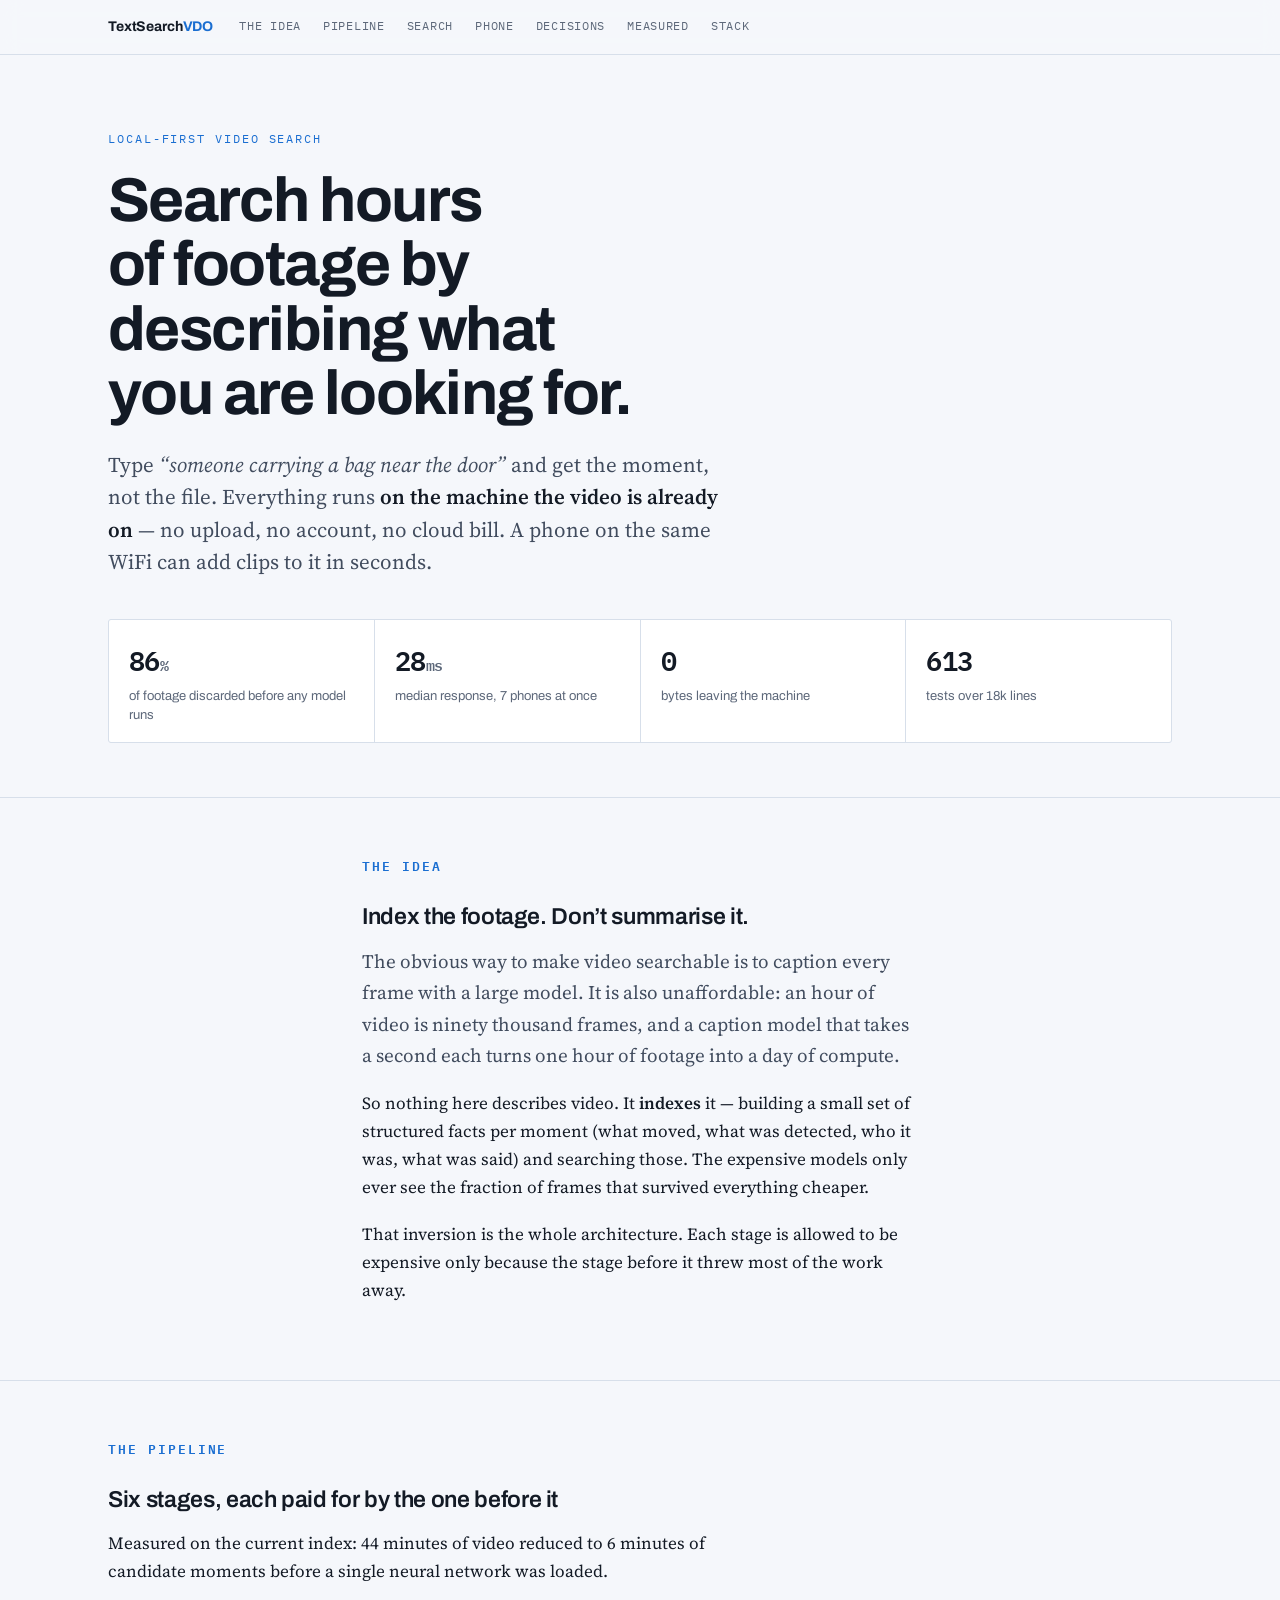
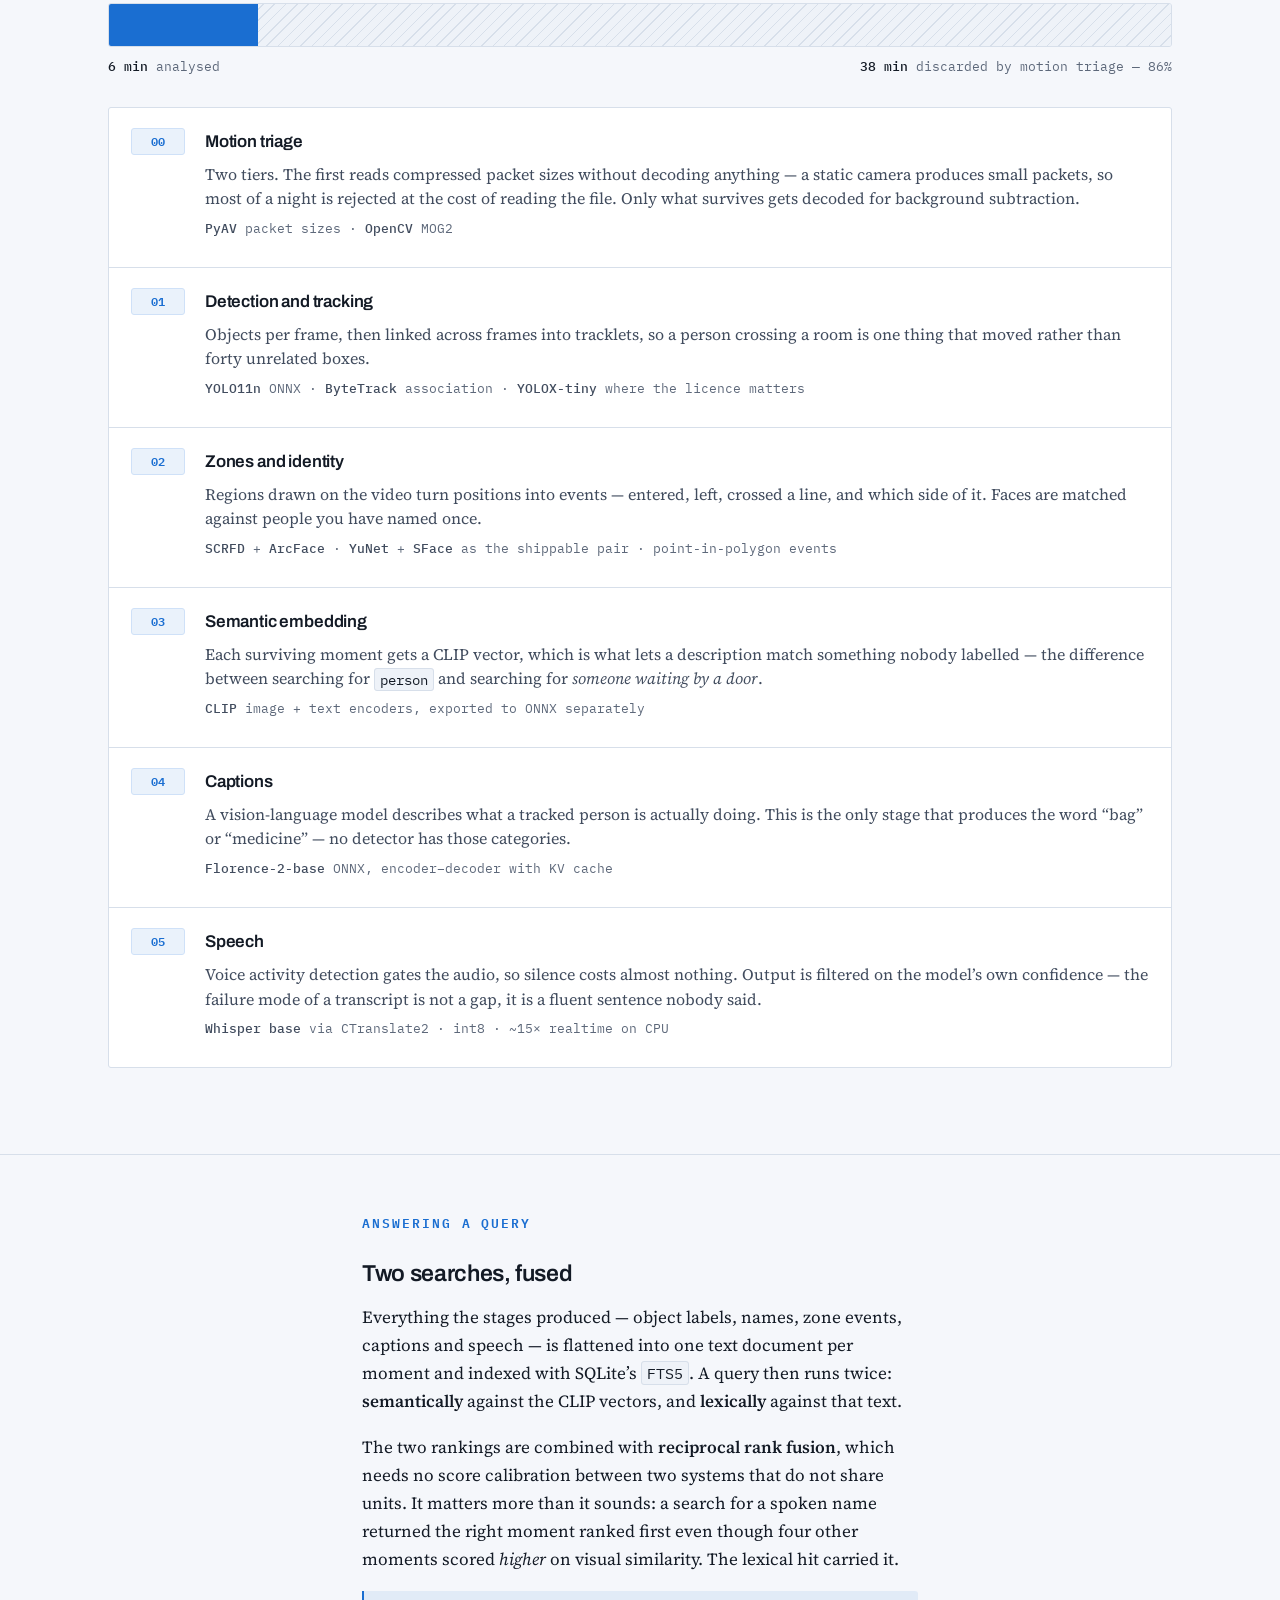
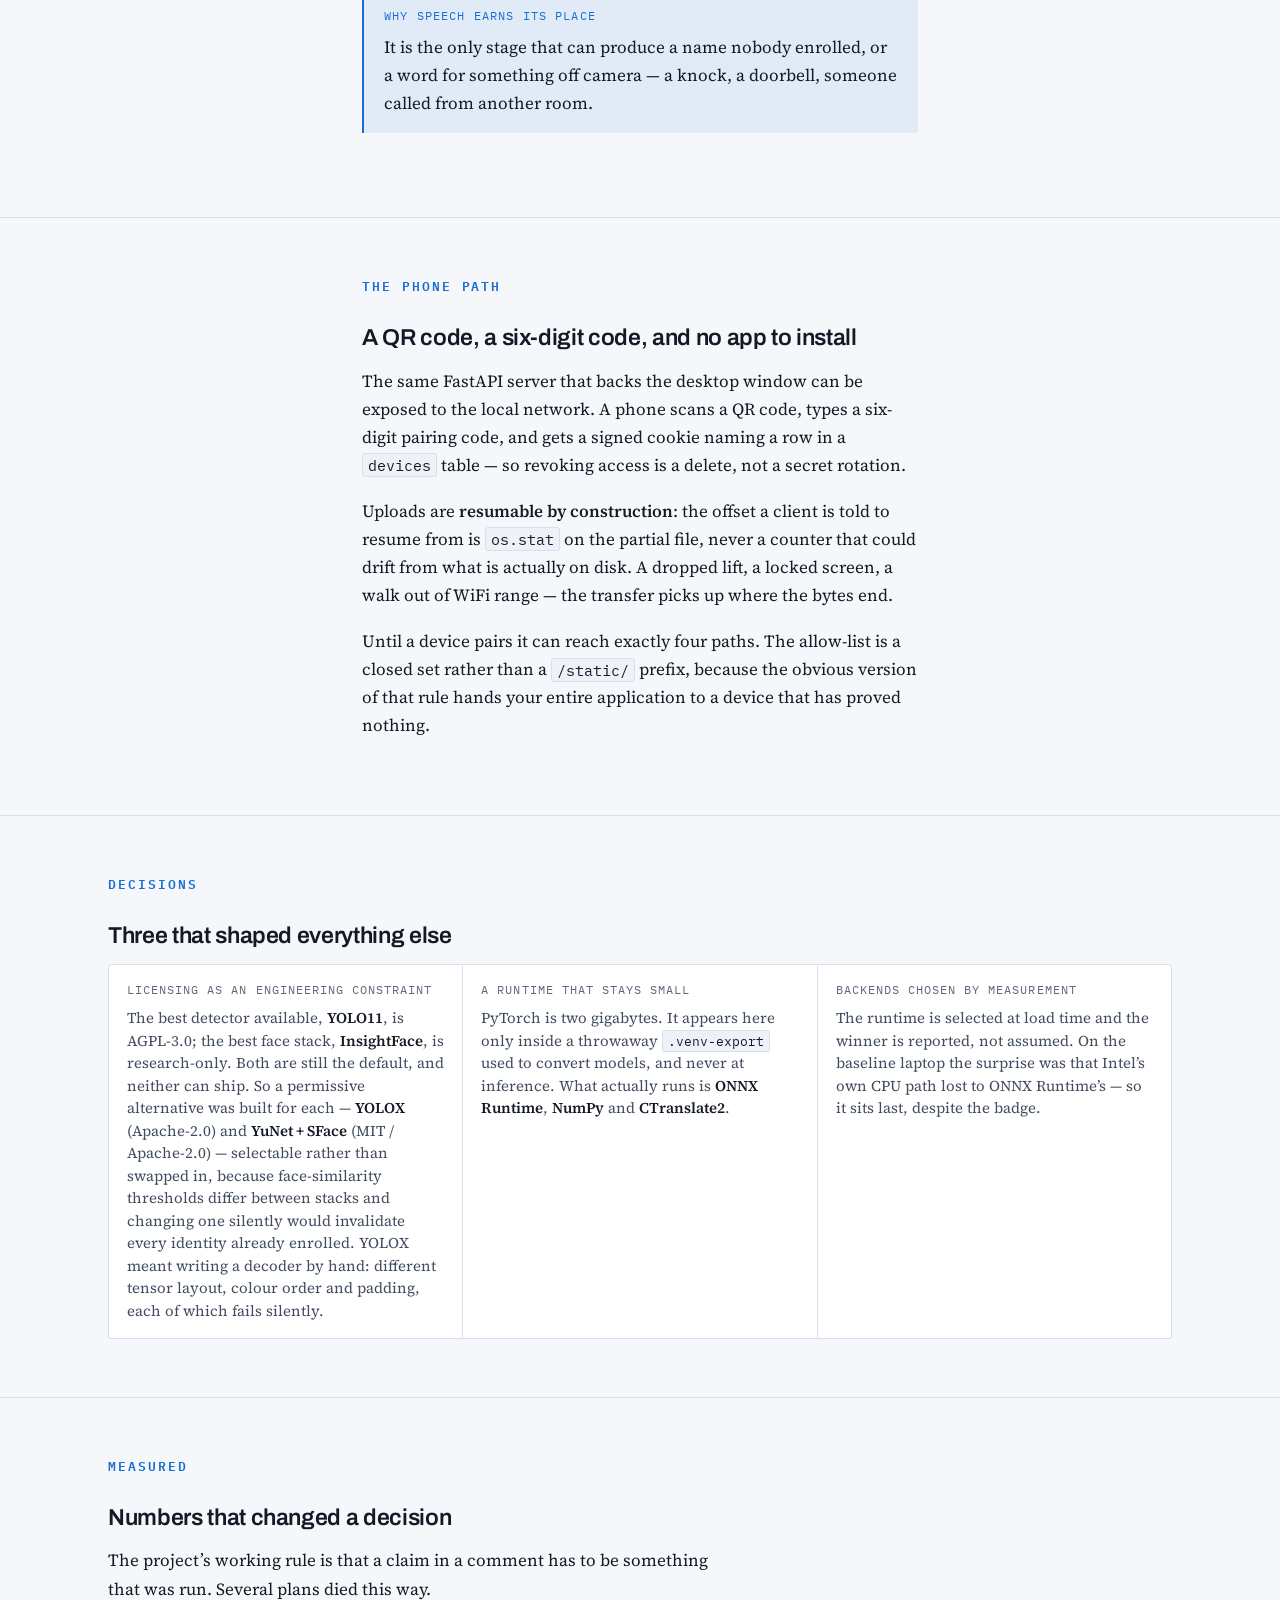
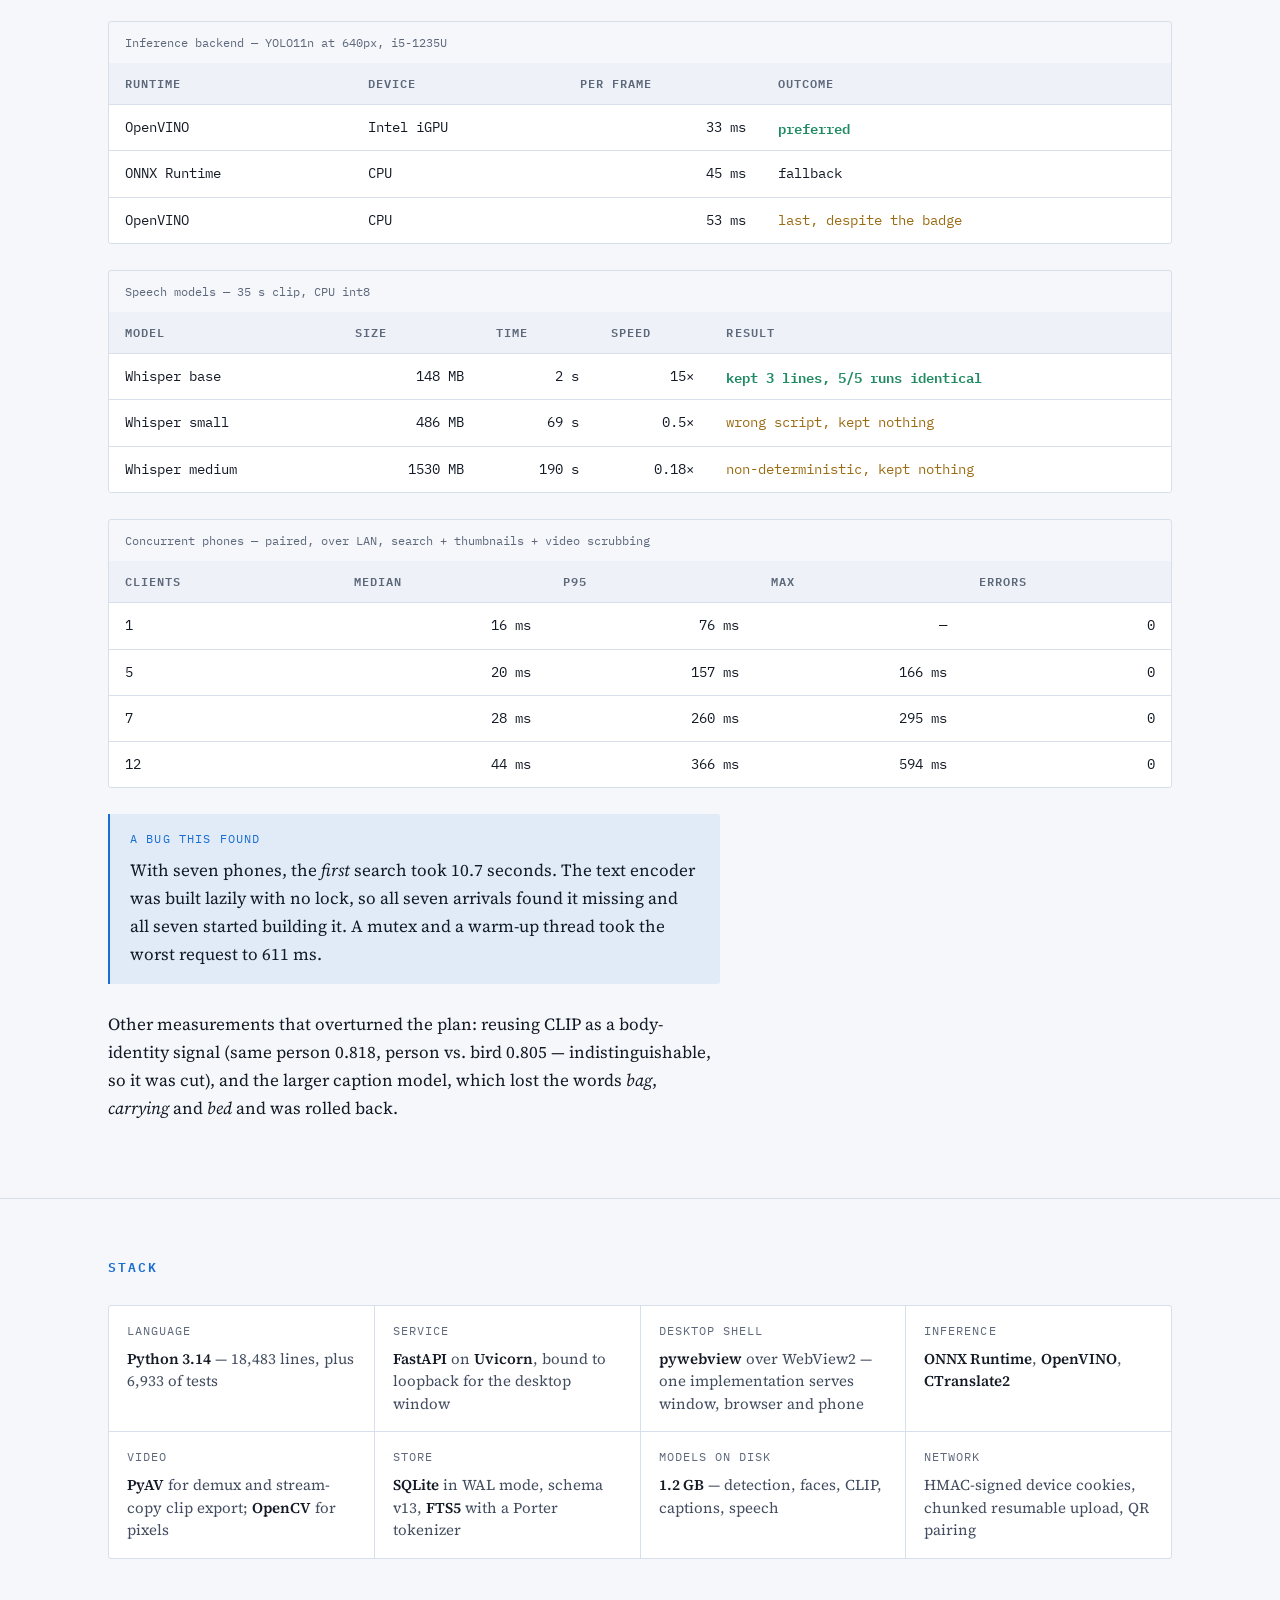
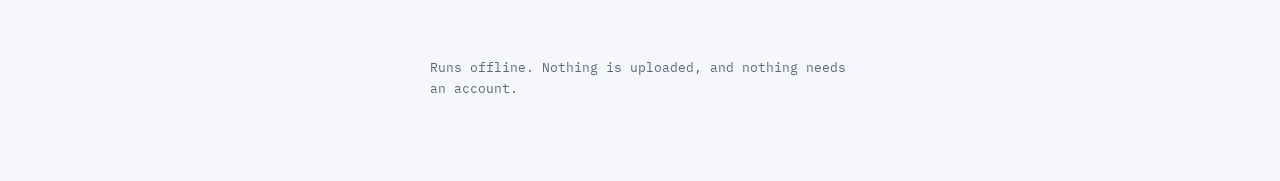
<file: docs/how-it-works.html>
<!doctype html>
<html lang="en">
<head>
<meta charset="utf-8">
<meta name="viewport" content="width=device-width, initial-scale=1">
<title>How TextSearchVDO Works</title>
<link rel="preconnect" href="https://fonts.googleapis.com">
<link rel="preconnect" href="https://fonts.gstatic.com" crossorigin>
<link rel="stylesheet" href="https://fonts.googleapis.com/css2?family=Archivo:wght@500;600;700&family=IBM+Plex+Mono:wght@400;500;600&family=Source+Serif+4:opsz,wght@8..60,400;8..60,600&display=swap">
</head>
<body>
<style>
  /* Dark-first, because the application is: these are its own chrome colours,
     lifted from the window it ships with. */
  :root {
    --ground:      #0f1218;
    --raised:      #161b24;
    --raised-2:    #1c2330;
    --hair:        #27303f;
    --ink:         #e8ecf4;
    --ink-dim:     #a4adbe;
    --muted:       #8a93a6;
    --accent:      #4da3ff;
    --accent-soft: #1e3a5c;
    --accent-wash: rgba(77,163,255,.12);
    --keep:        #5fd0a0;
    --drop:        #d9a441;
    --shadow:      rgba(0,0,0,.4);
  }

  @media (prefers-color-scheme: light) {
    :root:not([data-theme="dark"]) {
      --ground:      #f5f7fb;
      --raised:      #ffffff;
      --raised-2:    #eef2f8;
      --hair:        #d7dfea;
      --ink:         #131a25;
      --ink-dim:     #414c5e;
      --muted:       #5d687a;
      --accent:      #1a6ed1;
      --accent-soft: #cfe1f8;
      --accent-wash: rgba(26,110,209,.09);
      --keep:        #1f8a63;
      --drop:        #9a6b12;
      --shadow:      rgba(20,30,50,.10);
    }
  }
  :root[data-theme="light"] {
    --ground:      #f5f7fb;
    --raised:      #ffffff;
    --raised-2:    #eef2f8;
    --hair:        #d7dfea;
    --ink:         #131a25;
    --ink-dim:     #414c5e;
    --muted:       #5d687a;
    --accent:      #1a6ed1;
    --accent-soft: #cfe1f8;
    --accent-wash: rgba(26,110,209,.09);
    --keep:        #1f8a63;
    --drop:        #9a6b12;
    --shadow:      rgba(20,30,50,.10);
  }

  * { box-sizing: border-box; }

  body {
    background: var(--ground);
    color: var(--ink);
    font-family: "Source Serif 4", Georgia, serif;
    font-size: 17px;
    line-height: 1.65;
    margin: 0;
    -webkit-font-smoothing: antialiased;
  }

  .wrap { max-width: 1120px; margin: 0 auto; padding: 0 28px; }
  .col  { max-width: 68ch; }

  h1, h2, h3, .face {
    font-family: Archivo, "Helvetica Neue", Arial, sans-serif;
    text-wrap: balance;
  }
  code, .mono, table, .num {
    font-family: "IBM Plex Mono", ui-monospace, "Cascadia Mono", Consolas, monospace;
    font-variant-numeric: tabular-nums;
  }

  /* ---------- top bar ---------- */
  nav {
    position: sticky; top: 0; z-index: 20;
    background: color-mix(in srgb, var(--ground) 88%, transparent);
    backdrop-filter: blur(10px);
    border-bottom: 1px solid var(--hair);
  }
  nav .wrap {
    display: flex; align-items: center; gap: 22px;
    height: 54px; overflow-x: auto; scrollbar-width: none;
  }
  nav .wrap::-webkit-scrollbar { display: none; }
  nav a {
    font-family: "IBM Plex Mono", monospace;
    font-size: 12px; letter-spacing: .06em; text-transform: uppercase;
    color: var(--muted); text-decoration: none; white-space: nowrap;
    padding: 4px 0; border-bottom: 2px solid transparent;
  }
  nav a:hover, nav a:focus-visible { color: var(--ink); border-bottom-color: var(--accent); }
  nav .mark {
    font-family: Archivo, sans-serif; font-weight: 700; font-size: 14px;
    color: var(--ink); letter-spacing: -.01em; margin-right: 4px; white-space: nowrap;
  }
  nav .mark span { color: var(--accent); }

  /* ---------- hero ---------- */
  header { padding: 74px 0 54px; border-bottom: 1px solid var(--hair); }
  .eyebrow {
    font-family: "IBM Plex Mono", monospace;
    font-size: 12px; letter-spacing: .16em; text-transform: uppercase;
    color: var(--accent); margin: 0 0 20px;
  }
  h1 {
    font-size: clamp(38px, 6vw, 62px); font-weight: 700; line-height: 1.04;
    letter-spacing: -.025em; margin: 0 0 22px;
  }
  .standfirst { font-size: 21px; line-height: 1.55; color: var(--ink-dim); margin: 0 0 40px; }
  .standfirst strong { color: var(--ink); font-weight: 600; }

  .stats { display: grid; grid-template-columns: repeat(4, 1fr); gap: 1px;
           background: var(--hair); border: 1px solid var(--hair); border-radius: 3px; overflow: hidden; }
  .stat { background: var(--raised); padding: 18px 20px; }
  .stat .n {
    font-family: "IBM Plex Mono", monospace; font-weight: 600;
    font-size: 27px; letter-spacing: -.02em; color: var(--ink); display: block;
    font-variant-numeric: tabular-nums;
  }
  .stat .n em { font-style: normal; font-size: 15px; color: var(--muted); }
  .stat .k { font-size: 13px; color: var(--muted); line-height: 1.4; display: block; margin-top: 5px;
             font-family: Archivo, sans-serif; }

  /* ---------- sections ---------- */
  section { padding: 58px 0; border-bottom: 1px solid var(--hair); }
  section:last-of-type { border-bottom: 0; }
  h2 {
    font-size: 13px; font-weight: 600; letter-spacing: .15em; text-transform: uppercase;
    color: var(--accent); margin: 0 0 26px;
    font-family: "IBM Plex Mono", monospace;
  }
  h3 { font-size: 23px; font-weight: 600; letter-spacing: -.015em; margin: 0 0 14px; line-height: 1.25; }
  p { margin: 0 0 18px; }
  .lede { font-size: 19px; color: var(--ink-dim); }
  strong { font-weight: 600; }
  a { color: var(--accent); }

  code {
    font-size: .87em; background: var(--raised-2); color: var(--ink);
    padding: 1.5px 5px; border-radius: 3px; border: 1px solid var(--hair);
  }

  /* ---------- the cascade ---------- */
  .cascade { display: flex; flex-direction: column; gap: 1px; background: var(--hair);
             border: 1px solid var(--hair); border-radius: 3px; overflow: hidden; margin: 8px 0 28px; }
  .stage { background: var(--raised); padding: 20px 22px; display: grid;
           grid-template-columns: 54px 1fr; gap: 20px; align-items: start; }
  .stage:hover { background: var(--raised-2); }
  .stage .id {
    font-family: "IBM Plex Mono", monospace; font-size: 12px; font-weight: 600;
    color: var(--accent); border: 1px solid var(--accent-soft); border-radius: 3px;
    padding: 3px 0; text-align: center; background: var(--accent-wash);
  }
  .stage h4 { font-family: Archivo, sans-serif; font-size: 17px; font-weight: 600;
              margin: 0 0 6px; letter-spacing: -.01em; }
  .stage p { margin: 0 0 8px; font-size: 16px; color: var(--ink-dim); line-height: 1.55; }
  .stage .tools { font-family: "IBM Plex Mono", monospace; font-size: 12.5px; color: var(--muted); }
  .stage .tools b { color: var(--ink-dim); font-weight: 500; }

  /* ---------- funnel bar ---------- */
  .funnel { margin: 0 0 30px; }
  .funnel .bar { display: flex; height: 44px; border-radius: 3px; overflow: hidden;
                 border: 1px solid var(--hair); }
  .funnel .kept { background: var(--accent); width: 14%; }
  .funnel .cut  { background: var(--raised-2); flex: 1;
                  background-image: repeating-linear-gradient(-45deg,
                    transparent 0 7px, var(--hair) 7px 8px); }
  .funnel .legend { display: flex; justify-content: space-between; margin-top: 9px;
                    font-family: "IBM Plex Mono", monospace; font-size: 12.5px; color: var(--muted); }
  .funnel .legend b { color: var(--ink); font-weight: 500; }

  /* ---------- tables ---------- */
  .scroll { overflow-x: auto; margin: 0 0 26px; border: 1px solid var(--hair); border-radius: 3px; }
  table { border-collapse: collapse; width: 100%; font-size: 14px; background: var(--raised); }
  th, td { text-align: left; padding: 11px 16px; border-bottom: 1px solid var(--hair); white-space: nowrap; }
  th { font-weight: 600; color: var(--muted); font-size: 11.5px;
       letter-spacing: .09em; text-transform: uppercase; background: var(--raised-2); }
  tr:last-child td { border-bottom: 0; }
  td.n { text-align: right; font-variant-numeric: tabular-nums; }
  .win { color: var(--keep); font-weight: 600; }
  .lose { color: var(--drop); }

  /* ---------- callout ---------- */
  .note { border-left: 2px solid var(--accent); background: var(--accent-wash);
          padding: 16px 20px; margin: 0 0 26px; border-radius: 0 3px 3px 0; }
  .note p:last-child { margin: 0; }
  .note .label { font-family: "IBM Plex Mono", monospace; font-size: 11.5px;
                 letter-spacing: .1em; text-transform: uppercase; color: var(--accent);
                 display: block; margin-bottom: 7px; }

  /* ---------- spec grid ---------- */
  .spec { display: grid; grid-template-columns: repeat(auto-fit, minmax(250px, 1fr)); gap: 1px;
          background: var(--hair); border: 1px solid var(--hair); border-radius: 3px; overflow: hidden; }
  .spec div { background: var(--raised); padding: 16px 18px; }
  .spec dt { font-family: "IBM Plex Mono", monospace; font-size: 11.5px; letter-spacing: .09em;
             text-transform: uppercase; color: var(--muted); margin: 0 0 7px; }
  .spec dd { margin: 0; font-size: 15px; line-height: 1.5; color: var(--ink-dim); }
  .spec dd b { color: var(--ink); font-weight: 600; }

  footer { padding: 40px 0 64px; color: var(--muted); font-size: 14px; }

  @media (max-width: 860px) {
    .stats { grid-template-columns: repeat(2, 1fr); }
  }
  @media (max-width: 640px) {
    body { font-size: 16px; }
    .stage { grid-template-columns: 1fr; gap: 10px; }
    .stage .id { width: 54px; }
    header { padding: 48px 0 40px; }
    section { padding: 44px 0; }
  }
  @media (prefers-reduced-motion: reduce) {
    * { animation: none !important; transition: none !important; }
  }
</style>

<nav>
  <div class="wrap">
    <span class="mark">TextSearch<span>VDO</span></span>
    <a href="#idea">The idea</a>
    <a href="#cascade">Pipeline</a>
    <a href="#search">Search</a>
    <a href="#phone">Phone</a>
    <a href="#calls">Decisions</a>
    <a href="#measured">Measured</a>
    <a href="#stack">Stack</a>
  </div>
</nav>

<header>
  <div class="wrap">
    <div class="col">
      <p class="eyebrow">Local-first video search</p>
      <h1>Search hours of footage by describing what you are looking for.</h1>
      <p class="standfirst">
        Type <em>&ldquo;someone carrying a bag near the door&rdquo;</em> and get the moment, not the file.
        Everything runs <strong>on the machine the video is already on</strong> &mdash; no upload,
        no account, no cloud bill. A phone on the same WiFi can add clips to it in seconds.
      </p>
    </div>
    <div class="stats">
      <div class="stat">
        <span class="n">86<em>%</em></span>
        <span class="k">of footage discarded before any model runs</span>
      </div>
      <div class="stat">
        <span class="n">28<em>ms</em></span>
        <span class="k">median response, 7 phones at once</span>
      </div>
      <div class="stat">
        <span class="n">0</span>
        <span class="k">bytes leaving the machine</span>
      </div>
      <div class="stat">
        <span class="n">613</span>
        <span class="k">tests over 18k lines</span>
      </div>
    </div>
  </div>
</header>

<section id="idea">
  <div class="wrap col">
    <h2>The idea</h2>
    <h3>Index the footage. Don&rsquo;t summarise it.</h3>
    <p class="lede">
      The obvious way to make video searchable is to caption every frame with a large model.
      It is also unaffordable: an hour of video is ninety thousand frames, and a caption model
      that takes a second each turns one hour of footage into a day of compute.
    </p>
    <p>
      So nothing here describes video. It <strong>indexes</strong> it &mdash; building a small set of
      structured facts per moment (what moved, what was detected, who it was, what was said)
      and searching those. The expensive models only ever see the fraction of frames that
      survived everything cheaper.
    </p>
    <p>
      That inversion is the whole architecture. Each stage is allowed to be expensive only
      because the stage before it threw most of the work away.
    </p>
  </div>
</section>

<section id="cascade">
  <div class="wrap">
    <div class="col">
      <h2>The pipeline</h2>
      <h3>Six stages, each paid for by the one before it</h3>
      <p>Measured on the current index: 44 minutes of video reduced to 6 minutes of candidate
         moments before a single neural network was loaded.</p>
    </div>

    <div class="funnel">
      <div class="bar">
        <div class="kept"></div>
        <div class="cut"></div>
      </div>
      <div class="legend">
        <span><b>6 min</b> analysed</span>
        <span><b>38 min</b> discarded by motion triage &mdash; 86%</span>
      </div>
    </div>

    <div class="cascade">
      <div class="stage">
        <span class="id">00</span>
        <div>
          <h4>Motion triage</h4>
          <p>Two tiers. The first reads compressed packet sizes without decoding anything &mdash;
             a static camera produces small packets, so most of a night is rejected at the
             cost of reading the file. Only what survives gets decoded for background
             subtraction.</p>
          <p class="tools"><b>PyAV</b> packet sizes &#183; <b>OpenCV</b> MOG2</p>
        </div>
      </div>
      <div class="stage">
        <span class="id">01</span>
        <div>
          <h4>Detection and tracking</h4>
          <p>Objects per frame, then linked across frames into tracklets, so a person crossing
             a room is one thing that moved rather than forty unrelated boxes.</p>
          <p class="tools"><b>YOLO11n</b> ONNX &#183; <b>ByteTrack</b> association &#183; <b>YOLOX-tiny</b> where the licence matters</p>
        </div>
      </div>
      <div class="stage">
        <span class="id">02</span>
        <div>
          <h4>Zones and identity</h4>
          <p>Regions drawn on the video turn positions into events &mdash; entered, left, crossed a
             line, and which side of it. Faces are matched against people you have named once.</p>
          <p class="tools"><b>SCRFD</b> + <b>ArcFace</b> &#183; <b>YuNet</b> + <b>SFace</b> as the shippable pair &#183; point-in-polygon events</p>
        </div>
      </div>
      <div class="stage">
        <span class="id">03</span>
        <div>
          <h4>Semantic embedding</h4>
          <p>Each surviving moment gets a CLIP vector, which is what lets a description match
             something nobody labelled &mdash; the difference between searching for <code>person</code>
             and searching for <em>someone waiting by a door</em>.</p>
          <p class="tools"><b>CLIP</b> image + text encoders, exported to ONNX separately</p>
        </div>
      </div>
      <div class="stage">
        <span class="id">04</span>
        <div>
          <h4>Captions</h4>
          <p>A vision-language model describes what a tracked person is actually doing. This is
             the only stage that produces the word &ldquo;bag&rdquo; or &ldquo;medicine&rdquo; &mdash; no detector has those
             categories.</p>
          <p class="tools"><b>Florence-2-base</b> ONNX, encoder&ndash;decoder with KV cache</p>
        </div>
      </div>
      <div class="stage">
        <span class="id">05</span>
        <div>
          <h4>Speech</h4>
          <p>Voice activity detection gates the audio, so silence costs almost nothing. Output is
             filtered on the model&rsquo;s own confidence &mdash; the failure mode of a transcript is not a
             gap, it is a fluent sentence nobody said.</p>
          <p class="tools"><b>Whisper base</b> via CTranslate2 &#183; int8 &#183; ~15&times; realtime on CPU</p>
        </div>
      </div>
    </div>
  </div>
</section>

<section id="search">
  <div class="wrap col">
    <h2>Answering a query</h2>
    <h3>Two searches, fused</h3>
    <p>
      Everything the stages produced &mdash; object labels, names, zone events, captions and speech &mdash;
      is flattened into one text document per moment and indexed with SQLite&rsquo;s <code>FTS5</code>.
      A query then runs twice: <strong>semantically</strong> against the CLIP vectors, and
      <strong>lexically</strong> against that text.
    </p>
    <p>
      The two rankings are combined with <strong>reciprocal rank fusion</strong>, which needs no
      score calibration between two systems that do not share units. It matters more than it
      sounds: a search for a spoken name returned the right moment ranked first even though four
      other moments scored <em>higher</em> on visual similarity. The lexical hit carried it.
    </p>
    <div class="note">
      <span class="label">Why speech earns its place</span>
      <p>It is the only stage that can produce a name nobody enrolled, or a word for something
         off camera &mdash; a knock, a doorbell, someone called from another room.</p>
    </div>
  </div>
</section>

<section id="phone">
  <div class="wrap col">
    <h2>The phone path</h2>
    <h3>A QR code, a six-digit code, and no app to install</h3>
    <p>
      The same FastAPI server that backs the desktop window can be exposed to the local network.
      A phone scans a QR code, types a six-digit pairing code, and gets a signed cookie naming a
      row in a <code>devices</code> table &mdash; so revoking access is a delete, not a secret rotation.
    </p>
    <p>
      Uploads are <strong>resumable by construction</strong>: the offset a client is told to
      resume from is <code>os.stat</code> on the partial file, never a counter that could drift
      from what is actually on disk. A dropped lift, a locked screen, a walk out of WiFi range &mdash;
      the transfer picks up where the bytes end.
    </p>
    <p>
      Until a device pairs it can reach exactly four paths. The allow-list is a closed set rather
      than a <code>/static/</code> prefix, because the obvious version of that rule hands your
      entire application to a device that has proved nothing.
    </p>
  </div>
</section>

<section id="calls">
  <div class="wrap">
    <div class="col">
      <h2>Decisions</h2>
      <h3>Three that shaped everything else</h3>
    </div>
    <div class="spec">
      <div>
        <dt>Licensing as an engineering constraint</dt>
        <dd>The best detector available, <b>YOLO11</b>, is AGPL-3.0; the best face
            stack, <b>InsightFace</b>, is research-only. Both are still the default, and
            neither can ship. So a permissive alternative was built for each &mdash;
            <b>YOLOX</b> (Apache-2.0) and <b>YuNet + SFace</b> (MIT / Apache-2.0) &mdash;
            selectable rather than swapped in, because face-similarity thresholds differ
            between stacks and changing one silently would invalidate every identity
            already enrolled. YOLOX meant writing a decoder by hand: different tensor
            layout, colour order and padding, each of which fails silently.</dd>
      </div>
      <div>
        <dt>A runtime that stays small</dt>
        <dd>PyTorch is two gigabytes. It appears here only inside a throwaway
            <code>.venv-export</code> used to convert models, and never at inference. What
            actually runs is <b>ONNX Runtime</b>, <b>NumPy</b> and <b>CTranslate2</b>.</dd>
      </div>
      <div>
        <dt>Backends chosen by measurement</dt>
        <dd>The runtime is selected at load time and the winner is reported, not assumed. On the
            baseline laptop the surprise was that Intel&rsquo;s own CPU path lost to ONNX Runtime&rsquo;s &mdash;
            so it sits last, despite the badge.</dd>
      </div>
    </div>
  </div>
</section>

<section id="measured">
  <div class="wrap">
    <div class="col">
      <h2>Measured</h2>
      <h3>Numbers that changed a decision</h3>
      <p>The project&rsquo;s working rule is that a claim in a comment has to be something that was
         run. Several plans died this way.</p>
    </div>

    <div class="scroll">
      <table>
        <caption class="mono" style="text-align:left;padding:11px 16px;color:var(--muted);font-size:12px;">
          Inference backend &mdash; YOLO11n at 640px, i5-1235U
        </caption>
        <tr><th>Runtime</th><th>Device</th><th class="n">Per frame</th><th>Outcome</th></tr>
        <tr><td>OpenVINO</td><td>Intel iGPU</td><td class="n">33 ms</td><td class="win">preferred</td></tr>
        <tr><td>ONNX Runtime</td><td>CPU</td><td class="n">45 ms</td><td>fallback</td></tr>
        <tr><td>OpenVINO</td><td>CPU</td><td class="n">53 ms</td><td class="lose">last, despite the badge</td></tr>
      </table>
    </div>

    <div class="scroll">
      <table>
        <caption class="mono" style="text-align:left;padding:11px 16px;color:var(--muted);font-size:12px;">
          Speech models &mdash; 35 s clip, CPU int8
        </caption>
        <tr><th>Model</th><th class="n">Size</th><th class="n">Time</th><th class="n">Speed</th><th>Result</th></tr>
        <tr><td>Whisper base</td><td class="n">148 MB</td><td class="n">2 s</td><td class="n">15&times;</td><td class="win">kept 3 lines, 5/5 runs identical</td></tr>
        <tr><td>Whisper small</td><td class="n">486 MB</td><td class="n">69 s</td><td class="n">0.5&times;</td><td class="lose">wrong script, kept nothing</td></tr>
        <tr><td>Whisper medium</td><td class="n">1530 MB</td><td class="n">190 s</td><td class="n">0.18&times;</td><td class="lose">non-deterministic, kept nothing</td></tr>
      </table>
    </div>

    <div class="scroll">
      <table>
        <caption class="mono" style="text-align:left;padding:11px 16px;color:var(--muted);font-size:12px;">
          Concurrent phones &mdash; paired, over LAN, search + thumbnails + video scrubbing
        </caption>
        <tr><th>Clients</th><th class="n">Median</th><th class="n">p95</th><th class="n">Max</th><th class="n">Errors</th></tr>
        <tr><td>1</td><td class="n">16 ms</td><td class="n">76 ms</td><td class="n">&mdash;</td><td class="n">0</td></tr>
        <tr><td>5</td><td class="n">20 ms</td><td class="n">157 ms</td><td class="n">166 ms</td><td class="n">0</td></tr>
        <tr><td>7</td><td class="n">28 ms</td><td class="n">260 ms</td><td class="n">295 ms</td><td class="n">0</td></tr>
        <tr><td>12</td><td class="n">44 ms</td><td class="n">366 ms</td><td class="n">594 ms</td><td class="n">0</td></tr>
      </table>
    </div>

    <div class="col">
      <div class="note">
        <span class="label">A bug this found</span>
        <p>With seven phones, the <em>first</em> search took 10.7 seconds. The text encoder was
          built lazily with no lock, so all seven arrivals found it missing and all seven started
          building it. A mutex and a warm-up thread took the worst request to 611 ms.</p>
      </div>
      <p>Other measurements that overturned the plan: reusing CLIP as a body-identity signal
        (same person 0.818, person vs. bird 0.805 &mdash; indistinguishable, so it was cut), and the
        larger caption model, which lost the words <em>bag</em>, <em>carrying</em> and
        <em>bed</em> and was rolled back.</p>
    </div>
  </div>
</section>

<section id="stack">
  <div class="wrap">
    <div class="col"><h2>Stack</h2></div>
    <div class="spec">
      <div><dt>Language</dt><dd><b>Python 3.14</b> &mdash; 18,483 lines, plus 6,933 of tests</dd></div>
      <div><dt>Service</dt><dd><b>FastAPI</b> on <b>Uvicorn</b>, bound to loopback for the desktop window</dd></div>
      <div><dt>Desktop shell</dt><dd><b>pywebview</b> over WebView2 &mdash; one implementation serves window, browser and phone</dd></div>
      <div><dt>Inference</dt><dd><b>ONNX Runtime</b>, <b>OpenVINO</b>, <b>CTranslate2</b></dd></div>
      <div><dt>Video</dt><dd><b>PyAV</b> for demux and stream-copy clip export; <b>OpenCV</b> for pixels</dd></div>
      <div><dt>Store</dt><dd><b>SQLite</b> in WAL mode, schema v13, <b>FTS5</b> with a Porter tokenizer</dd></div>
      <div><dt>Models on disk</dt><dd><b>1.2 GB</b> &mdash; detection, faces, CLIP, captions, speech</dd></div>
      <div><dt>Network</dt><dd>HMAC-signed device cookies, chunked resumable upload, QR pairing</dd></div>
    </div>
  </div>
</section>

<footer>
  <div class="wrap col">
    <p class="mono" style="font-size:13px;">
      Runs offline. Nothing is uploaded, and nothing needs an account.
    </p>
  </div>
</footer>
</body>
</html>
</file>
